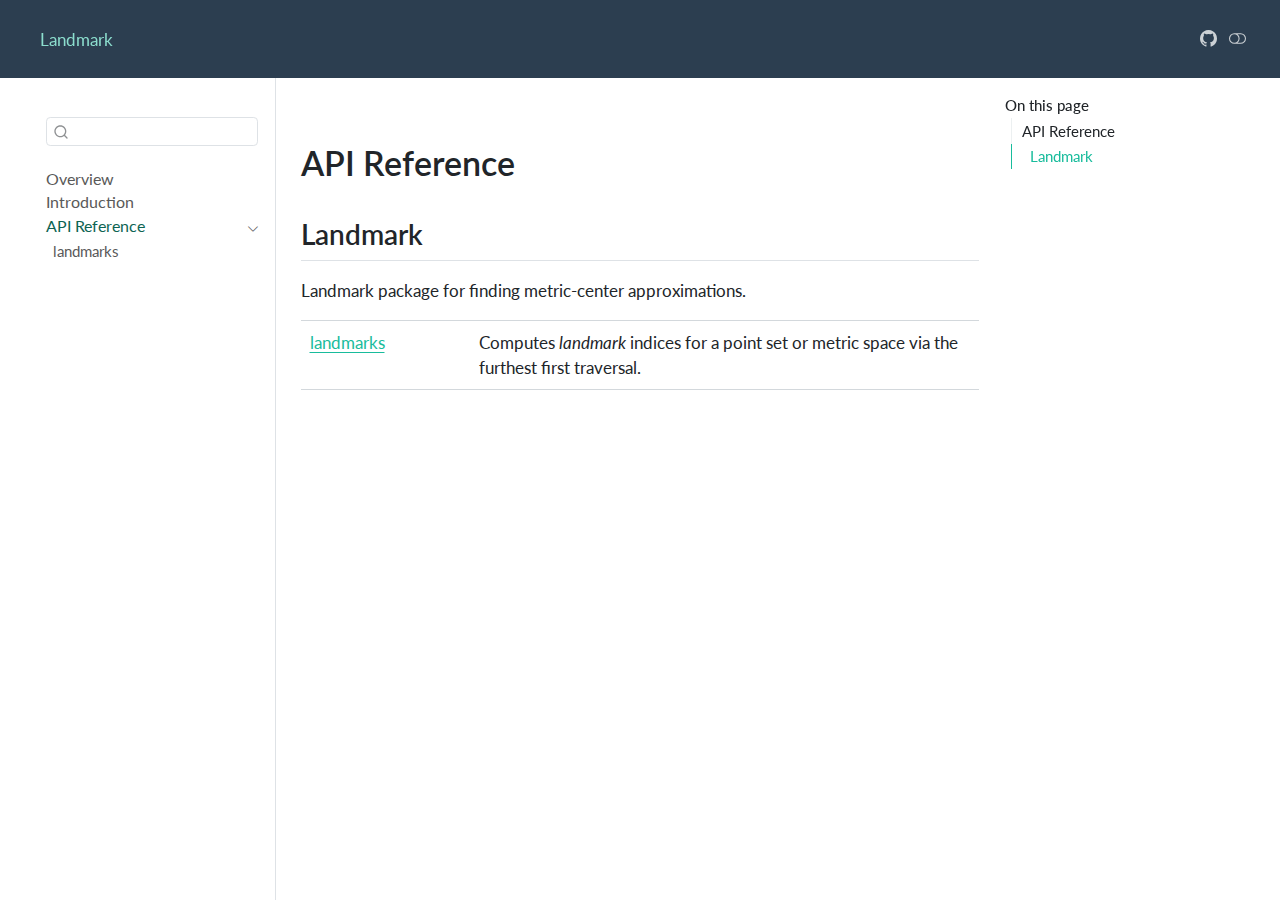
<file: docs/index.html>
<!DOCTYPE html>
<html xmlns="http://www.w3.org/1999/xhtml" lang="en" xml:lang="en"><head>

<meta charset="utf-8">
<meta name="generator" content="quarto-1.5.56">

<meta name="viewport" content="width=device-width, initial-scale=1.0, user-scalable=yes">


<title>index</title>
<style>
code{white-space: pre-wrap;}
span.smallcaps{font-variant: small-caps;}
div.columns{display: flex; gap: min(4vw, 1.5em);}
div.column{flex: auto; overflow-x: auto;}
div.hanging-indent{margin-left: 1.5em; text-indent: -1.5em;}
ul.task-list{list-style: none;}
ul.task-list li input[type="checkbox"] {
  width: 0.8em;
  margin: 0 0.8em 0.2em -1em; /* quarto-specific, see https://github.com/quarto-dev/quarto-cli/issues/4556 */ 
  vertical-align: middle;
}
</style>


<script src="site_libs/quarto-nav/quarto-nav.js"></script>
<script src="site_libs/clipboard/clipboard.min.js"></script>
<script src="site_libs/quarto-search/autocomplete.umd.js"></script>
<script src="site_libs/quarto-search/fuse.min.js"></script>
<script src="site_libs/quarto-search/quarto-search.js"></script>
<meta name="quarto:offset" content="./">
<script src="site_libs/quarto-html/quarto.js"></script>
<script src="site_libs/quarto-html/popper.min.js"></script>
<script src="site_libs/quarto-html/tippy.umd.min.js"></script>
<script src="site_libs/quarto-html/anchor.min.js"></script>
<link href="site_libs/quarto-html/tippy.css" rel="stylesheet">
<link href="site_libs/quarto-html/quarto-syntax-highlighting.css" rel="stylesheet" class="quarto-color-scheme" id="quarto-text-highlighting-styles">
<link href="site_libs/quarto-html/quarto-syntax-highlighting-dark.css" rel="prefetch" class="quarto-color-scheme quarto-color-alternate" id="quarto-text-highlighting-styles">
<script src="site_libs/bootstrap/bootstrap.min.js"></script>
<link href="site_libs/bootstrap/bootstrap-icons.css" rel="stylesheet">
<link href="site_libs/bootstrap/bootstrap.min.css" rel="stylesheet" class="quarto-color-scheme" id="quarto-bootstrap" data-mode="light">
<link href="site_libs/bootstrap/bootstrap-dark.min.css" rel="prefetch" class="quarto-color-scheme quarto-color-alternate" id="quarto-bootstrap" data-mode="dark">
<script id="quarto-search-options" type="application/json">{
  "location": "sidebar",
  "copy-button": false,
  "collapse-after": 3,
  "panel-placement": "start",
  "type": "textbox",
  "limit": 50,
  "keyboard-shortcut": [
    "f",
    "/",
    "s"
  ],
  "language": {
    "search-no-results-text": "No results",
    "search-matching-documents-text": "matching documents",
    "search-copy-link-title": "Copy link to search",
    "search-hide-matches-text": "Hide additional matches",
    "search-more-match-text": "more match in this document",
    "search-more-matches-text": "more matches in this document",
    "search-clear-button-title": "Clear",
    "search-text-placeholder": "",
    "search-detached-cancel-button-title": "Cancel",
    "search-submit-button-title": "Submit",
    "search-label": "Search"
  }
}</script>


<link rel="stylesheet" href="styles.css">
</head>

<body class="nav-sidebar floating nav-fixed">

<div id="quarto-search-results"></div>
  <header id="quarto-header" class="headroom fixed-top">
    <nav class="navbar navbar-expand-lg " data-bs-theme="dark">
      <div class="navbar-container container-fluid">
          <button class="navbar-toggler" type="button" data-bs-toggle="collapse" data-bs-target="#navbarCollapse" aria-controls="navbarCollapse" role="menu" aria-expanded="false" aria-label="Toggle navigation" onclick="if (window.quartoToggleHeadroom) { window.quartoToggleHeadroom(); }">
  <span class="navbar-toggler-icon"></span>
</button>
          <div class="collapse navbar-collapse" id="navbarCollapse">
            <ul class="navbar-nav navbar-nav-scroll me-auto">
  <li class="nav-item">
    <a class="nav-link active" href="./greedy_perm.html" aria-current="page"> 
<span class="menu-text">Landmark</span></a>
  </li>  
</ul>
          </div> <!-- /navcollapse -->
            <div class="quarto-navbar-tools">
    <a href="https://github.com/peekxc/landmark-py" title="" class="quarto-navigation-tool px-1" aria-label=""><i class="bi bi-github"></i></a>
  <a href="" class="quarto-color-scheme-toggle quarto-navigation-tool  px-1" onclick="window.quartoToggleColorScheme(); return false;" title="Toggle dark mode"><i class="bi"></i></a>
</div>
      </div> <!-- /container-fluid -->
    </nav>
  <nav class="quarto-secondary-nav">
    <div class="container-fluid d-flex">
      <button type="button" class="quarto-btn-toggle btn" data-bs-toggle="collapse" role="button" data-bs-target=".quarto-sidebar-collapse-item" aria-controls="quarto-sidebar" aria-expanded="false" aria-label="Toggle sidebar navigation" onclick="if (window.quartoToggleHeadroom) { window.quartoToggleHeadroom(); }">
        <i class="bi bi-layout-text-sidebar-reverse"></i>
      </button>
        <nav class="quarto-page-breadcrumbs" aria-label="breadcrumb"><ol class="breadcrumb"><li class="breadcrumb-item"><a href="./index.html">API Reference</a></li></ol></nav>
        <a class="flex-grow-1" role="navigation" data-bs-toggle="collapse" data-bs-target=".quarto-sidebar-collapse-item" aria-controls="quarto-sidebar" aria-expanded="false" aria-label="Toggle sidebar navigation" onclick="if (window.quartoToggleHeadroom) { window.quartoToggleHeadroom(); }">      
        </a>
      <button type="button" class="btn quarto-search-button" aria-label="Search" onclick="window.quartoOpenSearch();">
        <i class="bi bi-search"></i>
      </button>
    </div>
  </nav>
</header>
<!-- content -->
<div id="quarto-content" class="quarto-container page-columns page-rows-contents page-layout-article page-navbar">
<!-- sidebar -->
  <nav id="quarto-sidebar" class="sidebar collapse collapse-horizontal quarto-sidebar-collapse-item sidebar-navigation floating overflow-auto">
        <div class="mt-2 flex-shrink-0 align-items-center">
        <div class="sidebar-search">
        <div id="quarto-search" class="" title="Search"></div>
        </div>
        </div>
    <div class="sidebar-menu-container"> 
    <ul class="list-unstyled mt-1">
        <li class="sidebar-item">
  <div class="sidebar-item-container"> 
  <a href="./greedy_perm.html" class="sidebar-item-text sidebar-link">
 <span class="menu-text">Overview</span></a>
  </div>
</li>
        <li class="sidebar-item">
  <div class="sidebar-item-container"> 
  <a href="./shapes.html" class="sidebar-item-text sidebar-link">
 <span class="menu-text">Introduction</span></a>
  </div>
</li>
        <li class="sidebar-item sidebar-item-section">
      <div class="sidebar-item-container"> 
            <a href="./index.html" class="sidebar-item-text sidebar-link active">
 <span class="menu-text">API Reference</span></a>
          <a class="sidebar-item-toggle text-start" data-bs-toggle="collapse" data-bs-target="#quarto-sidebar-section-1" role="navigation" aria-expanded="true" aria-label="Toggle section">
            <i class="bi bi-chevron-right ms-2"></i>
          </a> 
      </div>
      <ul id="quarto-sidebar-section-1" class="collapse list-unstyled sidebar-section depth1 show">  
          <li class="sidebar-item">
  <div class="sidebar-item-container"> 
  <a href="./landmarks.html" class="sidebar-item-text sidebar-link">
 <span class="menu-text">landmarks</span></a>
  </div>
</li>
      </ul>
  </li>
    </ul>
    </div>
</nav>
<div id="quarto-sidebar-glass" class="quarto-sidebar-collapse-item" data-bs-toggle="collapse" data-bs-target=".quarto-sidebar-collapse-item"></div>
<!-- margin-sidebar -->
    <div id="quarto-margin-sidebar" class="sidebar margin-sidebar">
        <nav id="TOC" role="doc-toc" class="toc-active">
    <h2 id="toc-title">On this page</h2>
   
  <ul>
  <li><a href="#api-reference" id="toc-api-reference" class="nav-link active" data-scroll-target="#api-reference">API Reference</a>
  <ul class="collapse">
  <li><a href="#landmark" id="toc-landmark" class="nav-link" data-scroll-target="#landmark">Landmark</a></li>
  </ul></li>
  </ul>
</nav>
    </div>
<!-- main -->
<main class="content" id="quarto-document-content">




<section id="api-reference" class="level1 doc doc-index">
<h1 class="doc doc-index">API Reference</h1>
<section id="landmark" class="level2">
<h2 class="anchored" data-anchor-id="landmark">Landmark</h2>
<p>Landmark package for finding metric-center approximations.</p>
<table class="caption-top table">
<tbody>
<tr class="odd">
<td><a href="./landmarks.html#landmark.landmarks">landmarks</a></td>
<td>Computes <em>landmark</em> indices for a point set or metric space via the furthest first traversal.</td>
</tr>
</tbody>
</table>


</section>
</section>

</main> <!-- /main -->
<script id="quarto-html-after-body" type="application/javascript">
window.document.addEventListener("DOMContentLoaded", function (event) {
  const toggleBodyColorMode = (bsSheetEl) => {
    const mode = bsSheetEl.getAttribute("data-mode");
    const bodyEl = window.document.querySelector("body");
    if (mode === "dark") {
      bodyEl.classList.add("quarto-dark");
      bodyEl.classList.remove("quarto-light");
    } else {
      bodyEl.classList.add("quarto-light");
      bodyEl.classList.remove("quarto-dark");
    }
  }
  const toggleBodyColorPrimary = () => {
    const bsSheetEl = window.document.querySelector("link#quarto-bootstrap");
    if (bsSheetEl) {
      toggleBodyColorMode(bsSheetEl);
    }
  }
  toggleBodyColorPrimary();  
  const disableStylesheet = (stylesheets) => {
    for (let i=0; i < stylesheets.length; i++) {
      const stylesheet = stylesheets[i];
      stylesheet.rel = 'prefetch';
    }
  }
  const enableStylesheet = (stylesheets) => {
    for (let i=0; i < stylesheets.length; i++) {
      const stylesheet = stylesheets[i];
      stylesheet.rel = 'stylesheet';
    }
  }
  const manageTransitions = (selector, allowTransitions) => {
    const els = window.document.querySelectorAll(selector);
    for (let i=0; i < els.length; i++) {
      const el = els[i];
      if (allowTransitions) {
        el.classList.remove('notransition');
      } else {
        el.classList.add('notransition');
      }
    }
  }
  const toggleGiscusIfUsed = (isAlternate, darkModeDefault) => {
    const baseTheme = document.querySelector('#giscus-base-theme')?.value ?? 'light';
    const alternateTheme = document.querySelector('#giscus-alt-theme')?.value ?? 'dark';
    let newTheme = '';
    if(darkModeDefault) {
      newTheme = isAlternate ? baseTheme : alternateTheme;
    } else {
      newTheme = isAlternate ? alternateTheme : baseTheme;
    }
    const changeGiscusTheme = () => {
      // From: https://github.com/giscus/giscus/issues/336
      const sendMessage = (message) => {
        const iframe = document.querySelector('iframe.giscus-frame');
        if (!iframe) return;
        iframe.contentWindow.postMessage({ giscus: message }, 'https://giscus.app');
      }
      sendMessage({
        setConfig: {
          theme: newTheme
        }
      });
    }
    const isGiscussLoaded = window.document.querySelector('iframe.giscus-frame') !== null;
    if (isGiscussLoaded) {
      changeGiscusTheme();
    }
  }
  const toggleColorMode = (alternate) => {
    // Switch the stylesheets
    const alternateStylesheets = window.document.querySelectorAll('link.quarto-color-scheme.quarto-color-alternate');
    manageTransitions('#quarto-margin-sidebar .nav-link', false);
    if (alternate) {
      enableStylesheet(alternateStylesheets);
      for (const sheetNode of alternateStylesheets) {
        if (sheetNode.id === "quarto-bootstrap") {
          toggleBodyColorMode(sheetNode);
        }
      }
    } else {
      disableStylesheet(alternateStylesheets);
      toggleBodyColorPrimary();
    }
    manageTransitions('#quarto-margin-sidebar .nav-link', true);
    // Switch the toggles
    const toggles = window.document.querySelectorAll('.quarto-color-scheme-toggle');
    for (let i=0; i < toggles.length; i++) {
      const toggle = toggles[i];
      if (toggle) {
        if (alternate) {
          toggle.classList.add("alternate");     
        } else {
          toggle.classList.remove("alternate");
        }
      }
    }
    // Hack to workaround the fact that safari doesn't
    // properly recolor the scrollbar when toggling (#1455)
    if (navigator.userAgent.indexOf('Safari') > 0 && navigator.userAgent.indexOf('Chrome') == -1) {
      manageTransitions("body", false);
      window.scrollTo(0, 1);
      setTimeout(() => {
        window.scrollTo(0, 0);
        manageTransitions("body", true);
      }, 40);  
    }
  }
  const isFileUrl = () => { 
    return window.location.protocol === 'file:';
  }
  const hasAlternateSentinel = () => {  
    let styleSentinel = getColorSchemeSentinel();
    if (styleSentinel !== null) {
      return styleSentinel === "alternate";
    } else {
      return false;
    }
  }
  const setStyleSentinel = (alternate) => {
    const value = alternate ? "alternate" : "default";
    if (!isFileUrl()) {
      window.localStorage.setItem("quarto-color-scheme", value);
    } else {
      localAlternateSentinel = value;
    }
  }
  const getColorSchemeSentinel = () => {
    if (!isFileUrl()) {
      const storageValue = window.localStorage.getItem("quarto-color-scheme");
      return storageValue != null ? storageValue : localAlternateSentinel;
    } else {
      return localAlternateSentinel;
    }
  }
  const darkModeDefault = false;
  let localAlternateSentinel = darkModeDefault ? 'alternate' : 'default';
  // Dark / light mode switch
  window.quartoToggleColorScheme = () => {
    // Read the current dark / light value 
    let toAlternate = !hasAlternateSentinel();
    toggleColorMode(toAlternate);
    setStyleSentinel(toAlternate);
    toggleGiscusIfUsed(toAlternate, darkModeDefault);
  };
  // Ensure there is a toggle, if there isn't float one in the top right
  if (window.document.querySelector('.quarto-color-scheme-toggle') === null) {
    const a = window.document.createElement('a');
    a.classList.add('top-right');
    a.classList.add('quarto-color-scheme-toggle');
    a.href = "";
    a.onclick = function() { try { window.quartoToggleColorScheme(); } catch {} return false; };
    const i = window.document.createElement("i");
    i.classList.add('bi');
    a.appendChild(i);
    window.document.body.appendChild(a);
  }
  // Switch to dark mode if need be
  if (hasAlternateSentinel()) {
    toggleColorMode(true);
  } else {
    toggleColorMode(false);
  }
  const icon = "";
  const anchorJS = new window.AnchorJS();
  anchorJS.options = {
    placement: 'right',
    icon: icon
  };
  anchorJS.add('.anchored');
  const isCodeAnnotation = (el) => {
    for (const clz of el.classList) {
      if (clz.startsWith('code-annotation-')) {                     
        return true;
      }
    }
    return false;
  }
  const onCopySuccess = function(e) {
    // button target
    const button = e.trigger;
    // don't keep focus
    button.blur();
    // flash "checked"
    button.classList.add('code-copy-button-checked');
    var currentTitle = button.getAttribute("title");
    button.setAttribute("title", "Copied!");
    let tooltip;
    if (window.bootstrap) {
      button.setAttribute("data-bs-toggle", "tooltip");
      button.setAttribute("data-bs-placement", "left");
      button.setAttribute("data-bs-title", "Copied!");
      tooltip = new bootstrap.Tooltip(button, 
        { trigger: "manual", 
          customClass: "code-copy-button-tooltip",
          offset: [0, -8]});
      tooltip.show();    
    }
    setTimeout(function() {
      if (tooltip) {
        tooltip.hide();
        button.removeAttribute("data-bs-title");
        button.removeAttribute("data-bs-toggle");
        button.removeAttribute("data-bs-placement");
      }
      button.setAttribute("title", currentTitle);
      button.classList.remove('code-copy-button-checked');
    }, 1000);
    // clear code selection
    e.clearSelection();
  }
  const getTextToCopy = function(trigger) {
      const codeEl = trigger.previousElementSibling.cloneNode(true);
      for (const childEl of codeEl.children) {
        if (isCodeAnnotation(childEl)) {
          childEl.remove();
        }
      }
      return codeEl.innerText;
  }
  const clipboard = new window.ClipboardJS('.code-copy-button:not([data-in-quarto-modal])', {
    text: getTextToCopy
  });
  clipboard.on('success', onCopySuccess);
  if (window.document.getElementById('quarto-embedded-source-code-modal')) {
    // For code content inside modals, clipBoardJS needs to be initialized with a container option
    // TODO: Check when it could be a function (https://github.com/zenorocha/clipboard.js/issues/860)
    const clipboardModal = new window.ClipboardJS('.code-copy-button[data-in-quarto-modal]', {
      text: getTextToCopy,
      container: window.document.getElementById('quarto-embedded-source-code-modal')
    });
    clipboardModal.on('success', onCopySuccess);
  }
    var localhostRegex = new RegExp(/^(?:http|https):\/\/localhost\:?[0-9]*\//);
    var mailtoRegex = new RegExp(/^mailto:/);
      var filterRegex = new RegExp('/' + window.location.host + '/');
    var isInternal = (href) => {
        return filterRegex.test(href) || localhostRegex.test(href) || mailtoRegex.test(href);
    }
    // Inspect non-navigation links and adorn them if external
 	var links = window.document.querySelectorAll('a[href]:not(.nav-link):not(.navbar-brand):not(.toc-action):not(.sidebar-link):not(.sidebar-item-toggle):not(.pagination-link):not(.no-external):not([aria-hidden]):not(.dropdown-item):not(.quarto-navigation-tool):not(.about-link)');
    for (var i=0; i<links.length; i++) {
      const link = links[i];
      if (!isInternal(link.href)) {
        // undo the damage that might have been done by quarto-nav.js in the case of
        // links that we want to consider external
        if (link.dataset.originalHref !== undefined) {
          link.href = link.dataset.originalHref;
        }
      }
    }
  function tippyHover(el, contentFn, onTriggerFn, onUntriggerFn) {
    const config = {
      allowHTML: true,
      maxWidth: 500,
      delay: 100,
      arrow: false,
      appendTo: function(el) {
          return el.parentElement;
      },
      interactive: true,
      interactiveBorder: 10,
      theme: 'quarto',
      placement: 'bottom-start',
    };
    if (contentFn) {
      config.content = contentFn;
    }
    if (onTriggerFn) {
      config.onTrigger = onTriggerFn;
    }
    if (onUntriggerFn) {
      config.onUntrigger = onUntriggerFn;
    }
    window.tippy(el, config); 
  }
  const noterefs = window.document.querySelectorAll('a[role="doc-noteref"]');
  for (var i=0; i<noterefs.length; i++) {
    const ref = noterefs[i];
    tippyHover(ref, function() {
      // use id or data attribute instead here
      let href = ref.getAttribute('data-footnote-href') || ref.getAttribute('href');
      try { href = new URL(href).hash; } catch {}
      const id = href.replace(/^#\/?/, "");
      const note = window.document.getElementById(id);
      if (note) {
        return note.innerHTML;
      } else {
        return "";
      }
    });
  }
  const xrefs = window.document.querySelectorAll('a.quarto-xref');
  const processXRef = (id, note) => {
    // Strip column container classes
    const stripColumnClz = (el) => {
      el.classList.remove("page-full", "page-columns");
      if (el.children) {
        for (const child of el.children) {
          stripColumnClz(child);
        }
      }
    }
    stripColumnClz(note)
    if (id === null || id.startsWith('sec-')) {
      // Special case sections, only their first couple elements
      const container = document.createElement("div");
      if (note.children && note.children.length > 2) {
        container.appendChild(note.children[0].cloneNode(true));
        for (let i = 1; i < note.children.length; i++) {
          const child = note.children[i];
          if (child.tagName === "P" && child.innerText === "") {
            continue;
          } else {
            container.appendChild(child.cloneNode(true));
            break;
          }
        }
        if (window.Quarto?.typesetMath) {
          window.Quarto.typesetMath(container);
        }
        return container.innerHTML
      } else {
        if (window.Quarto?.typesetMath) {
          window.Quarto.typesetMath(note);
        }
        return note.innerHTML;
      }
    } else {
      // Remove any anchor links if they are present
      const anchorLink = note.querySelector('a.anchorjs-link');
      if (anchorLink) {
        anchorLink.remove();
      }
      if (window.Quarto?.typesetMath) {
        window.Quarto.typesetMath(note);
      }
      // TODO in 1.5, we should make sure this works without a callout special case
      if (note.classList.contains("callout")) {
        return note.outerHTML;
      } else {
        return note.innerHTML;
      }
    }
  }
  for (var i=0; i<xrefs.length; i++) {
    const xref = xrefs[i];
    tippyHover(xref, undefined, function(instance) {
      instance.disable();
      let url = xref.getAttribute('href');
      let hash = undefined; 
      if (url.startsWith('#')) {
        hash = url;
      } else {
        try { hash = new URL(url).hash; } catch {}
      }
      if (hash) {
        const id = hash.replace(/^#\/?/, "");
        const note = window.document.getElementById(id);
        if (note !== null) {
          try {
            const html = processXRef(id, note.cloneNode(true));
            instance.setContent(html);
          } finally {
            instance.enable();
            instance.show();
          }
        } else {
          // See if we can fetch this
          fetch(url.split('#')[0])
          .then(res => res.text())
          .then(html => {
            const parser = new DOMParser();
            const htmlDoc = parser.parseFromString(html, "text/html");
            const note = htmlDoc.getElementById(id);
            if (note !== null) {
              const html = processXRef(id, note);
              instance.setContent(html);
            } 
          }).finally(() => {
            instance.enable();
            instance.show();
          });
        }
      } else {
        // See if we can fetch a full url (with no hash to target)
        // This is a special case and we should probably do some content thinning / targeting
        fetch(url)
        .then(res => res.text())
        .then(html => {
          const parser = new DOMParser();
          const htmlDoc = parser.parseFromString(html, "text/html");
          const note = htmlDoc.querySelector('main.content');
          if (note !== null) {
            // This should only happen for chapter cross references
            // (since there is no id in the URL)
            // remove the first header
            if (note.children.length > 0 && note.children[0].tagName === "HEADER") {
              note.children[0].remove();
            }
            const html = processXRef(null, note);
            instance.setContent(html);
          } 
        }).finally(() => {
          instance.enable();
          instance.show();
        });
      }
    }, function(instance) {
    });
  }
      let selectedAnnoteEl;
      const selectorForAnnotation = ( cell, annotation) => {
        let cellAttr = 'data-code-cell="' + cell + '"';
        let lineAttr = 'data-code-annotation="' +  annotation + '"';
        const selector = 'span[' + cellAttr + '][' + lineAttr + ']';
        return selector;
      }
      const selectCodeLines = (annoteEl) => {
        const doc = window.document;
        const targetCell = annoteEl.getAttribute("data-target-cell");
        const targetAnnotation = annoteEl.getAttribute("data-target-annotation");
        const annoteSpan = window.document.querySelector(selectorForAnnotation(targetCell, targetAnnotation));
        const lines = annoteSpan.getAttribute("data-code-lines").split(",");
        const lineIds = lines.map((line) => {
          return targetCell + "-" + line;
        })
        let top = null;
        let height = null;
        let parent = null;
        if (lineIds.length > 0) {
            //compute the position of the single el (top and bottom and make a div)
            const el = window.document.getElementById(lineIds[0]);
            top = el.offsetTop;
            height = el.offsetHeight;
            parent = el.parentElement.parentElement;
          if (lineIds.length > 1) {
            const lastEl = window.document.getElementById(lineIds[lineIds.length - 1]);
            const bottom = lastEl.offsetTop + lastEl.offsetHeight;
            height = bottom - top;
          }
          if (top !== null && height !== null && parent !== null) {
            // cook up a div (if necessary) and position it 
            let div = window.document.getElementById("code-annotation-line-highlight");
            if (div === null) {
              div = window.document.createElement("div");
              div.setAttribute("id", "code-annotation-line-highlight");
              div.style.position = 'absolute';
              parent.appendChild(div);
            }
            div.style.top = top - 2 + "px";
            div.style.height = height + 4 + "px";
            div.style.left = 0;
            let gutterDiv = window.document.getElementById("code-annotation-line-highlight-gutter");
            if (gutterDiv === null) {
              gutterDiv = window.document.createElement("div");
              gutterDiv.setAttribute("id", "code-annotation-line-highlight-gutter");
              gutterDiv.style.position = 'absolute';
              const codeCell = window.document.getElementById(targetCell);
              const gutter = codeCell.querySelector('.code-annotation-gutter');
              gutter.appendChild(gutterDiv);
            }
            gutterDiv.style.top = top - 2 + "px";
            gutterDiv.style.height = height + 4 + "px";
          }
          selectedAnnoteEl = annoteEl;
        }
      };
      const unselectCodeLines = () => {
        const elementsIds = ["code-annotation-line-highlight", "code-annotation-line-highlight-gutter"];
        elementsIds.forEach((elId) => {
          const div = window.document.getElementById(elId);
          if (div) {
            div.remove();
          }
        });
        selectedAnnoteEl = undefined;
      };
        // Handle positioning of the toggle
    window.addEventListener(
      "resize",
      throttle(() => {
        elRect = undefined;
        if (selectedAnnoteEl) {
          selectCodeLines(selectedAnnoteEl);
        }
      }, 10)
    );
    function throttle(fn, ms) {
    let throttle = false;
    let timer;
      return (...args) => {
        if(!throttle) { // first call gets through
            fn.apply(this, args);
            throttle = true;
        } else { // all the others get throttled
            if(timer) clearTimeout(timer); // cancel #2
            timer = setTimeout(() => {
              fn.apply(this, args);
              timer = throttle = false;
            }, ms);
        }
      };
    }
      // Attach click handler to the DT
      const annoteDls = window.document.querySelectorAll('dt[data-target-cell]');
      for (const annoteDlNode of annoteDls) {
        annoteDlNode.addEventListener('click', (event) => {
          const clickedEl = event.target;
          if (clickedEl !== selectedAnnoteEl) {
            unselectCodeLines();
            const activeEl = window.document.querySelector('dt[data-target-cell].code-annotation-active');
            if (activeEl) {
              activeEl.classList.remove('code-annotation-active');
            }
            selectCodeLines(clickedEl);
            clickedEl.classList.add('code-annotation-active');
          } else {
            // Unselect the line
            unselectCodeLines();
            clickedEl.classList.remove('code-annotation-active');
          }
        });
      }
  const findCites = (el) => {
    const parentEl = el.parentElement;
    if (parentEl) {
      const cites = parentEl.dataset.cites;
      if (cites) {
        return {
          el,
          cites: cites.split(' ')
        };
      } else {
        return findCites(el.parentElement)
      }
    } else {
      return undefined;
    }
  };
  var bibliorefs = window.document.querySelectorAll('a[role="doc-biblioref"]');
  for (var i=0; i<bibliorefs.length; i++) {
    const ref = bibliorefs[i];
    const citeInfo = findCites(ref);
    if (citeInfo) {
      tippyHover(citeInfo.el, function() {
        var popup = window.document.createElement('div');
        citeInfo.cites.forEach(function(cite) {
          var citeDiv = window.document.createElement('div');
          citeDiv.classList.add('hanging-indent');
          citeDiv.classList.add('csl-entry');
          var biblioDiv = window.document.getElementById('ref-' + cite);
          if (biblioDiv) {
            citeDiv.innerHTML = biblioDiv.innerHTML;
          }
          popup.appendChild(citeDiv);
        });
        return popup.innerHTML;
      });
    }
  }
});
</script>
</div> <!-- /content -->




</body></html>
</file>
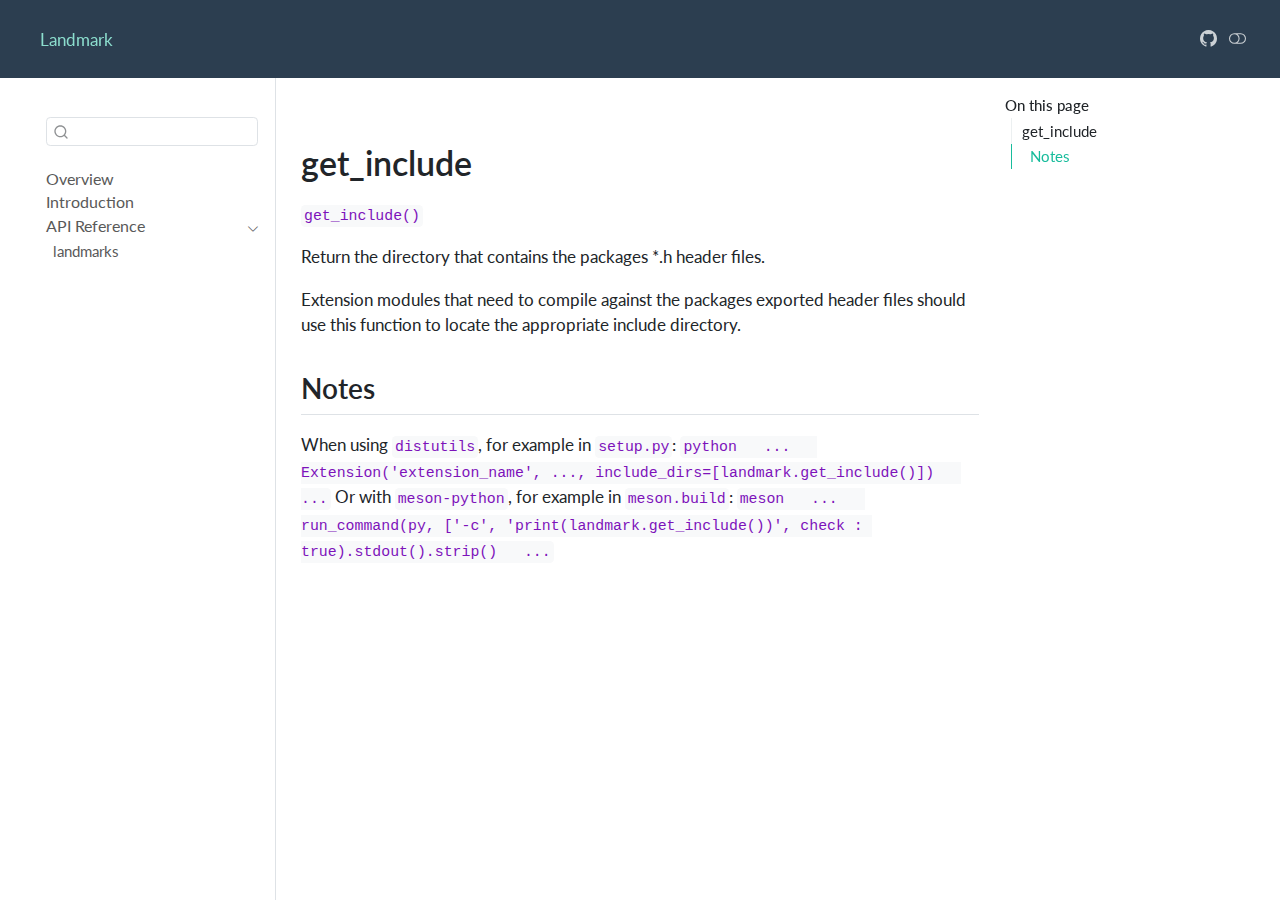
<file: docs/get_include.html>
<!DOCTYPE html>
<html xmlns="http://www.w3.org/1999/xhtml" lang="en" xml:lang="en"><head>

<meta charset="utf-8">
<meta name="generator" content="quarto-1.5.55">

<meta name="viewport" content="width=device-width, initial-scale=1.0, user-scalable=yes">


<title>get_include</title>
<style>
code{white-space: pre-wrap;}
span.smallcaps{font-variant: small-caps;}
div.columns{display: flex; gap: min(4vw, 1.5em);}
div.column{flex: auto; overflow-x: auto;}
div.hanging-indent{margin-left: 1.5em; text-indent: -1.5em;}
ul.task-list{list-style: none;}
ul.task-list li input[type="checkbox"] {
  width: 0.8em;
  margin: 0 0.8em 0.2em -1em; /* quarto-specific, see https://github.com/quarto-dev/quarto-cli/issues/4556 */ 
  vertical-align: middle;
}
</style>


<script src="site_libs/quarto-nav/quarto-nav.js"></script>
<script src="site_libs/clipboard/clipboard.min.js"></script>
<script src="site_libs/quarto-search/autocomplete.umd.js"></script>
<script src="site_libs/quarto-search/fuse.min.js"></script>
<script src="site_libs/quarto-search/quarto-search.js"></script>
<meta name="quarto:offset" content="./">
<script src="site_libs/quarto-html/quarto.js"></script>
<script src="site_libs/quarto-html/popper.min.js"></script>
<script src="site_libs/quarto-html/tippy.umd.min.js"></script>
<script src="site_libs/quarto-html/anchor.min.js"></script>
<link href="site_libs/quarto-html/tippy.css" rel="stylesheet">
<link href="site_libs/quarto-html/quarto-syntax-highlighting.css" rel="stylesheet" class="quarto-color-scheme" id="quarto-text-highlighting-styles">
<link href="site_libs/quarto-html/quarto-syntax-highlighting-dark.css" rel="prefetch" class="quarto-color-scheme quarto-color-alternate" id="quarto-text-highlighting-styles">
<script src="site_libs/bootstrap/bootstrap.min.js"></script>
<link href="site_libs/bootstrap/bootstrap-icons.css" rel="stylesheet">
<link href="site_libs/bootstrap/bootstrap.min.css" rel="stylesheet" class="quarto-color-scheme" id="quarto-bootstrap" data-mode="light">
<link href="site_libs/bootstrap/bootstrap-dark.min.css" rel="prefetch" class="quarto-color-scheme quarto-color-alternate" id="quarto-bootstrap" data-mode="dark">
<script id="quarto-search-options" type="application/json">{
  "location": "sidebar",
  "copy-button": false,
  "collapse-after": 3,
  "panel-placement": "start",
  "type": "textbox",
  "limit": 50,
  "keyboard-shortcut": [
    "f",
    "/",
    "s"
  ],
  "language": {
    "search-no-results-text": "No results",
    "search-matching-documents-text": "matching documents",
    "search-copy-link-title": "Copy link to search",
    "search-hide-matches-text": "Hide additional matches",
    "search-more-match-text": "more match in this document",
    "search-more-matches-text": "more matches in this document",
    "search-clear-button-title": "Clear",
    "search-text-placeholder": "",
    "search-detached-cancel-button-title": "Cancel",
    "search-submit-button-title": "Submit",
    "search-label": "Search"
  }
}</script>


<link rel="stylesheet" href="styles.css">
</head>

<body class="nav-sidebar floating nav-fixed">

<div id="quarto-search-results"></div>
  <header id="quarto-header" class="headroom fixed-top">
    <nav class="navbar navbar-expand-lg " data-bs-theme="dark">
      <div class="navbar-container container-fluid">
          <button class="navbar-toggler" type="button" data-bs-toggle="collapse" data-bs-target="#navbarCollapse" aria-controls="navbarCollapse" role="menu" aria-expanded="false" aria-label="Toggle navigation" onclick="if (window.quartoToggleHeadroom) { window.quartoToggleHeadroom(); }">
  <span class="navbar-toggler-icon"></span>
</button>
          <div class="collapse navbar-collapse" id="navbarCollapse">
            <ul class="navbar-nav navbar-nav-scroll me-auto">
  <li class="nav-item">
    <a class="nav-link active" href="./greedy_perm.html" aria-current="page"> 
<span class="menu-text">Landmark</span></a>
  </li>  
</ul>
          </div> <!-- /navcollapse -->
            <div class="quarto-navbar-tools">
    <a href="https://github.com/peekxc/landmark-py" title="" class="quarto-navigation-tool px-1" aria-label=""><i class="bi bi-github"></i></a>
  <a href="" class="quarto-color-scheme-toggle quarto-navigation-tool  px-1" onclick="window.quartoToggleColorScheme(); return false;" title="Toggle dark mode"><i class="bi"></i></a>
</div>
      </div> <!-- /container-fluid -->
    </nav>
  <nav class="quarto-secondary-nav">
    <div class="container-fluid d-flex">
      <button type="button" class="quarto-btn-toggle btn" data-bs-toggle="collapse" role="button" data-bs-target=".quarto-sidebar-collapse-item" aria-controls="quarto-sidebar" aria-expanded="false" aria-label="Toggle sidebar navigation" onclick="if (window.quartoToggleHeadroom) { window.quartoToggleHeadroom(); }">
        <i class="bi bi-layout-text-sidebar-reverse"></i>
      </button>
        <nav class="quarto-page-breadcrumbs" aria-label="breadcrumb"><ol class="breadcrumb"></ol></nav>
        <a class="flex-grow-1" role="navigation" data-bs-toggle="collapse" data-bs-target=".quarto-sidebar-collapse-item" aria-controls="quarto-sidebar" aria-expanded="false" aria-label="Toggle sidebar navigation" onclick="if (window.quartoToggleHeadroom) { window.quartoToggleHeadroom(); }">      
        </a>
      <button type="button" class="btn quarto-search-button" aria-label="Search" onclick="window.quartoOpenSearch();">
        <i class="bi bi-search"></i>
      </button>
    </div>
  </nav>
</header>
<!-- content -->
<div id="quarto-content" class="quarto-container page-columns page-rows-contents page-layout-article page-navbar">
<!-- sidebar -->
  <nav id="quarto-sidebar" class="sidebar collapse collapse-horizontal quarto-sidebar-collapse-item sidebar-navigation floating overflow-auto">
        <div class="mt-2 flex-shrink-0 align-items-center">
        <div class="sidebar-search">
        <div id="quarto-search" class="" title="Search"></div>
        </div>
        </div>
    <div class="sidebar-menu-container"> 
    <ul class="list-unstyled mt-1">
        <li class="sidebar-item">
  <div class="sidebar-item-container"> 
  <a href="./greedy_perm.html" class="sidebar-item-text sidebar-link">
 <span class="menu-text">Overview</span></a>
  </div>
</li>
        <li class="sidebar-item">
  <div class="sidebar-item-container"> 
  <a href="./shapes.html" class="sidebar-item-text sidebar-link">
 <span class="menu-text">Introduction</span></a>
  </div>
</li>
        <li class="sidebar-item sidebar-item-section">
      <div class="sidebar-item-container"> 
            <a href="./index.html" class="sidebar-item-text sidebar-link">
 <span class="menu-text">API Reference</span></a>
          <a class="sidebar-item-toggle text-start" data-bs-toggle="collapse" data-bs-target="#quarto-sidebar-section-1" role="navigation" aria-expanded="true" aria-label="Toggle section">
            <i class="bi bi-chevron-right ms-2"></i>
          </a> 
      </div>
      <ul id="quarto-sidebar-section-1" class="collapse list-unstyled sidebar-section depth1 show">  
          <li class="sidebar-item">
  <div class="sidebar-item-container"> 
  <a href="./landmarks.html" class="sidebar-item-text sidebar-link">
 <span class="menu-text">landmarks</span></a>
  </div>
</li>
      </ul>
  </li>
    </ul>
    </div>
</nav>
<div id="quarto-sidebar-glass" class="quarto-sidebar-collapse-item" data-bs-toggle="collapse" data-bs-target=".quarto-sidebar-collapse-item"></div>
<!-- margin-sidebar -->
    <div id="quarto-margin-sidebar" class="sidebar margin-sidebar">
        <nav id="TOC" role="doc-toc" class="toc-active">
    <h2 id="toc-title">On this page</h2>
   
  <ul>
  <li><a href="#landmark.get_include" id="toc-landmark.get_include" class="nav-link active" data-scroll-target="#landmark.get_include">get_include</a>
  <ul class="collapse">
  <li><a href="#notes" id="toc-notes" class="nav-link" data-scroll-target="#notes">Notes</a></li>
  </ul></li>
  </ul>
</nav>
    </div>
<!-- main -->
<main class="content" id="quarto-document-content">




<section id="landmark.get_include" class="level1">
<h1>get_include</h1>
<p><code>get_include()</code></p>
<p>Return the directory that contains the packages *.h header files.</p>
<p>Extension modules that need to compile against the packages exported header files should use this function to locate the appropriate include directory.</p>
<section id="notes" class="level2">
<h2 class="anchored" data-anchor-id="notes">Notes</h2>
<p>When using <code>distutils</code>, for example in <code>setup.py</code>: <code>python   ...   Extension('extension_name', ..., include_dirs=[landmark.get_include()])   ...</code> Or with <code>meson-python</code>, for example in <code>meson.build</code>: <code>meson   ...   run_command(py, ['-c', 'print(landmark.get_include())', check : true).stdout().strip()   ...</code></p>


</section>
</section>

</main> <!-- /main -->
<script id="quarto-html-after-body" type="application/javascript">
window.document.addEventListener("DOMContentLoaded", function (event) {
  const toggleBodyColorMode = (bsSheetEl) => {
    const mode = bsSheetEl.getAttribute("data-mode");
    const bodyEl = window.document.querySelector("body");
    if (mode === "dark") {
      bodyEl.classList.add("quarto-dark");
      bodyEl.classList.remove("quarto-light");
    } else {
      bodyEl.classList.add("quarto-light");
      bodyEl.classList.remove("quarto-dark");
    }
  }
  const toggleBodyColorPrimary = () => {
    const bsSheetEl = window.document.querySelector("link#quarto-bootstrap");
    if (bsSheetEl) {
      toggleBodyColorMode(bsSheetEl);
    }
  }
  toggleBodyColorPrimary();  
  const disableStylesheet = (stylesheets) => {
    for (let i=0; i < stylesheets.length; i++) {
      const stylesheet = stylesheets[i];
      stylesheet.rel = 'prefetch';
    }
  }
  const enableStylesheet = (stylesheets) => {
    for (let i=0; i < stylesheets.length; i++) {
      const stylesheet = stylesheets[i];
      stylesheet.rel = 'stylesheet';
    }
  }
  const manageTransitions = (selector, allowTransitions) => {
    const els = window.document.querySelectorAll(selector);
    for (let i=0; i < els.length; i++) {
      const el = els[i];
      if (allowTransitions) {
        el.classList.remove('notransition');
      } else {
        el.classList.add('notransition');
      }
    }
  }
  const toggleGiscusIfUsed = (isAlternate, darkModeDefault) => {
    const baseTheme = document.querySelector('#giscus-base-theme')?.value ?? 'light';
    const alternateTheme = document.querySelector('#giscus-alt-theme')?.value ?? 'dark';
    let newTheme = '';
    if(darkModeDefault) {
      newTheme = isAlternate ? baseTheme : alternateTheme;
    } else {
      newTheme = isAlternate ? alternateTheme : baseTheme;
    }
    const changeGiscusTheme = () => {
      // From: https://github.com/giscus/giscus/issues/336
      const sendMessage = (message) => {
        const iframe = document.querySelector('iframe.giscus-frame');
        if (!iframe) return;
        iframe.contentWindow.postMessage({ giscus: message }, 'https://giscus.app');
      }
      sendMessage({
        setConfig: {
          theme: newTheme
        }
      });
    }
    const isGiscussLoaded = window.document.querySelector('iframe.giscus-frame') !== null;
    if (isGiscussLoaded) {
      changeGiscusTheme();
    }
  }
  const toggleColorMode = (alternate) => {
    // Switch the stylesheets
    const alternateStylesheets = window.document.querySelectorAll('link.quarto-color-scheme.quarto-color-alternate');
    manageTransitions('#quarto-margin-sidebar .nav-link', false);
    if (alternate) {
      enableStylesheet(alternateStylesheets);
      for (const sheetNode of alternateStylesheets) {
        if (sheetNode.id === "quarto-bootstrap") {
          toggleBodyColorMode(sheetNode);
        }
      }
    } else {
      disableStylesheet(alternateStylesheets);
      toggleBodyColorPrimary();
    }
    manageTransitions('#quarto-margin-sidebar .nav-link', true);
    // Switch the toggles
    const toggles = window.document.querySelectorAll('.quarto-color-scheme-toggle');
    for (let i=0; i < toggles.length; i++) {
      const toggle = toggles[i];
      if (toggle) {
        if (alternate) {
          toggle.classList.add("alternate");     
        } else {
          toggle.classList.remove("alternate");
        }
      }
    }
    // Hack to workaround the fact that safari doesn't
    // properly recolor the scrollbar when toggling (#1455)
    if (navigator.userAgent.indexOf('Safari') > 0 && navigator.userAgent.indexOf('Chrome') == -1) {
      manageTransitions("body", false);
      window.scrollTo(0, 1);
      setTimeout(() => {
        window.scrollTo(0, 0);
        manageTransitions("body", true);
      }, 40);  
    }
  }
  const isFileUrl = () => { 
    return window.location.protocol === 'file:';
  }
  const hasAlternateSentinel = () => {  
    let styleSentinel = getColorSchemeSentinel();
    if (styleSentinel !== null) {
      return styleSentinel === "alternate";
    } else {
      return false;
    }
  }
  const setStyleSentinel = (alternate) => {
    const value = alternate ? "alternate" : "default";
    if (!isFileUrl()) {
      window.localStorage.setItem("quarto-color-scheme", value);
    } else {
      localAlternateSentinel = value;
    }
  }
  const getColorSchemeSentinel = () => {
    if (!isFileUrl()) {
      const storageValue = window.localStorage.getItem("quarto-color-scheme");
      return storageValue != null ? storageValue : localAlternateSentinel;
    } else {
      return localAlternateSentinel;
    }
  }
  const darkModeDefault = false;
  let localAlternateSentinel = darkModeDefault ? 'alternate' : 'default';
  // Dark / light mode switch
  window.quartoToggleColorScheme = () => {
    // Read the current dark / light value 
    let toAlternate = !hasAlternateSentinel();
    toggleColorMode(toAlternate);
    setStyleSentinel(toAlternate);
    toggleGiscusIfUsed(toAlternate, darkModeDefault);
  };
  // Ensure there is a toggle, if there isn't float one in the top right
  if (window.document.querySelector('.quarto-color-scheme-toggle') === null) {
    const a = window.document.createElement('a');
    a.classList.add('top-right');
    a.classList.add('quarto-color-scheme-toggle');
    a.href = "";
    a.onclick = function() { try { window.quartoToggleColorScheme(); } catch {} return false; };
    const i = window.document.createElement("i");
    i.classList.add('bi');
    a.appendChild(i);
    window.document.body.appendChild(a);
  }
  // Switch to dark mode if need be
  if (hasAlternateSentinel()) {
    toggleColorMode(true);
  } else {
    toggleColorMode(false);
  }
  const icon = "";
  const anchorJS = new window.AnchorJS();
  anchorJS.options = {
    placement: 'right',
    icon: icon
  };
  anchorJS.add('.anchored');
  const isCodeAnnotation = (el) => {
    for (const clz of el.classList) {
      if (clz.startsWith('code-annotation-')) {                     
        return true;
      }
    }
    return false;
  }
  const onCopySuccess = function(e) {
    // button target
    const button = e.trigger;
    // don't keep focus
    button.blur();
    // flash "checked"
    button.classList.add('code-copy-button-checked');
    var currentTitle = button.getAttribute("title");
    button.setAttribute("title", "Copied!");
    let tooltip;
    if (window.bootstrap) {
      button.setAttribute("data-bs-toggle", "tooltip");
      button.setAttribute("data-bs-placement", "left");
      button.setAttribute("data-bs-title", "Copied!");
      tooltip = new bootstrap.Tooltip(button, 
        { trigger: "manual", 
          customClass: "code-copy-button-tooltip",
          offset: [0, -8]});
      tooltip.show();    
    }
    setTimeout(function() {
      if (tooltip) {
        tooltip.hide();
        button.removeAttribute("data-bs-title");
        button.removeAttribute("data-bs-toggle");
        button.removeAttribute("data-bs-placement");
      }
      button.setAttribute("title", currentTitle);
      button.classList.remove('code-copy-button-checked');
    }, 1000);
    // clear code selection
    e.clearSelection();
  }
  const getTextToCopy = function(trigger) {
      const codeEl = trigger.previousElementSibling.cloneNode(true);
      for (const childEl of codeEl.children) {
        if (isCodeAnnotation(childEl)) {
          childEl.remove();
        }
      }
      return codeEl.innerText;
  }
  const clipboard = new window.ClipboardJS('.code-copy-button:not([data-in-quarto-modal])', {
    text: getTextToCopy
  });
  clipboard.on('success', onCopySuccess);
  if (window.document.getElementById('quarto-embedded-source-code-modal')) {
    // For code content inside modals, clipBoardJS needs to be initialized with a container option
    // TODO: Check when it could be a function (https://github.com/zenorocha/clipboard.js/issues/860)
    const clipboardModal = new window.ClipboardJS('.code-copy-button[data-in-quarto-modal]', {
      text: getTextToCopy,
      container: window.document.getElementById('quarto-embedded-source-code-modal')
    });
    clipboardModal.on('success', onCopySuccess);
  }
    var localhostRegex = new RegExp(/^(?:http|https):\/\/localhost\:?[0-9]*\//);
    var mailtoRegex = new RegExp(/^mailto:/);
      var filterRegex = new RegExp('/' + window.location.host + '/');
    var isInternal = (href) => {
        return filterRegex.test(href) || localhostRegex.test(href) || mailtoRegex.test(href);
    }
    // Inspect non-navigation links and adorn them if external
 	var links = window.document.querySelectorAll('a[href]:not(.nav-link):not(.navbar-brand):not(.toc-action):not(.sidebar-link):not(.sidebar-item-toggle):not(.pagination-link):not(.no-external):not([aria-hidden]):not(.dropdown-item):not(.quarto-navigation-tool):not(.about-link)');
    for (var i=0; i<links.length; i++) {
      const link = links[i];
      if (!isInternal(link.href)) {
        // undo the damage that might have been done by quarto-nav.js in the case of
        // links that we want to consider external
        if (link.dataset.originalHref !== undefined) {
          link.href = link.dataset.originalHref;
        }
      }
    }
  function tippyHover(el, contentFn, onTriggerFn, onUntriggerFn) {
    const config = {
      allowHTML: true,
      maxWidth: 500,
      delay: 100,
      arrow: false,
      appendTo: function(el) {
          return el.parentElement;
      },
      interactive: true,
      interactiveBorder: 10,
      theme: 'quarto',
      placement: 'bottom-start',
    };
    if (contentFn) {
      config.content = contentFn;
    }
    if (onTriggerFn) {
      config.onTrigger = onTriggerFn;
    }
    if (onUntriggerFn) {
      config.onUntrigger = onUntriggerFn;
    }
    window.tippy(el, config); 
  }
  const noterefs = window.document.querySelectorAll('a[role="doc-noteref"]');
  for (var i=0; i<noterefs.length; i++) {
    const ref = noterefs[i];
    tippyHover(ref, function() {
      // use id or data attribute instead here
      let href = ref.getAttribute('data-footnote-href') || ref.getAttribute('href');
      try { href = new URL(href).hash; } catch {}
      const id = href.replace(/^#\/?/, "");
      const note = window.document.getElementById(id);
      if (note) {
        return note.innerHTML;
      } else {
        return "";
      }
    });
  }
  const xrefs = window.document.querySelectorAll('a.quarto-xref');
  const processXRef = (id, note) => {
    // Strip column container classes
    const stripColumnClz = (el) => {
      el.classList.remove("page-full", "page-columns");
      if (el.children) {
        for (const child of el.children) {
          stripColumnClz(child);
        }
      }
    }
    stripColumnClz(note)
    if (id === null || id.startsWith('sec-')) {
      // Special case sections, only their first couple elements
      const container = document.createElement("div");
      if (note.children && note.children.length > 2) {
        container.appendChild(note.children[0].cloneNode(true));
        for (let i = 1; i < note.children.length; i++) {
          const child = note.children[i];
          if (child.tagName === "P" && child.innerText === "") {
            continue;
          } else {
            container.appendChild(child.cloneNode(true));
            break;
          }
        }
        if (window.Quarto?.typesetMath) {
          window.Quarto.typesetMath(container);
        }
        return container.innerHTML
      } else {
        if (window.Quarto?.typesetMath) {
          window.Quarto.typesetMath(note);
        }
        return note.innerHTML;
      }
    } else {
      // Remove any anchor links if they are present
      const anchorLink = note.querySelector('a.anchorjs-link');
      if (anchorLink) {
        anchorLink.remove();
      }
      if (window.Quarto?.typesetMath) {
        window.Quarto.typesetMath(note);
      }
      // TODO in 1.5, we should make sure this works without a callout special case
      if (note.classList.contains("callout")) {
        return note.outerHTML;
      } else {
        return note.innerHTML;
      }
    }
  }
  for (var i=0; i<xrefs.length; i++) {
    const xref = xrefs[i];
    tippyHover(xref, undefined, function(instance) {
      instance.disable();
      let url = xref.getAttribute('href');
      let hash = undefined; 
      if (url.startsWith('#')) {
        hash = url;
      } else {
        try { hash = new URL(url).hash; } catch {}
      }
      if (hash) {
        const id = hash.replace(/^#\/?/, "");
        const note = window.document.getElementById(id);
        if (note !== null) {
          try {
            const html = processXRef(id, note.cloneNode(true));
            instance.setContent(html);
          } finally {
            instance.enable();
            instance.show();
          }
        } else {
          // See if we can fetch this
          fetch(url.split('#')[0])
          .then(res => res.text())
          .then(html => {
            const parser = new DOMParser();
            const htmlDoc = parser.parseFromString(html, "text/html");
            const note = htmlDoc.getElementById(id);
            if (note !== null) {
              const html = processXRef(id, note);
              instance.setContent(html);
            } 
          }).finally(() => {
            instance.enable();
            instance.show();
          });
        }
      } else {
        // See if we can fetch a full url (with no hash to target)
        // This is a special case and we should probably do some content thinning / targeting
        fetch(url)
        .then(res => res.text())
        .then(html => {
          const parser = new DOMParser();
          const htmlDoc = parser.parseFromString(html, "text/html");
          const note = htmlDoc.querySelector('main.content');
          if (note !== null) {
            // This should only happen for chapter cross references
            // (since there is no id in the URL)
            // remove the first header
            if (note.children.length > 0 && note.children[0].tagName === "HEADER") {
              note.children[0].remove();
            }
            const html = processXRef(null, note);
            instance.setContent(html);
          } 
        }).finally(() => {
          instance.enable();
          instance.show();
        });
      }
    }, function(instance) {
    });
  }
      let selectedAnnoteEl;
      const selectorForAnnotation = ( cell, annotation) => {
        let cellAttr = 'data-code-cell="' + cell + '"';
        let lineAttr = 'data-code-annotation="' +  annotation + '"';
        const selector = 'span[' + cellAttr + '][' + lineAttr + ']';
        return selector;
      }
      const selectCodeLines = (annoteEl) => {
        const doc = window.document;
        const targetCell = annoteEl.getAttribute("data-target-cell");
        const targetAnnotation = annoteEl.getAttribute("data-target-annotation");
        const annoteSpan = window.document.querySelector(selectorForAnnotation(targetCell, targetAnnotation));
        const lines = annoteSpan.getAttribute("data-code-lines").split(",");
        const lineIds = lines.map((line) => {
          return targetCell + "-" + line;
        })
        let top = null;
        let height = null;
        let parent = null;
        if (lineIds.length > 0) {
            //compute the position of the single el (top and bottom and make a div)
            const el = window.document.getElementById(lineIds[0]);
            top = el.offsetTop;
            height = el.offsetHeight;
            parent = el.parentElement.parentElement;
          if (lineIds.length > 1) {
            const lastEl = window.document.getElementById(lineIds[lineIds.length - 1]);
            const bottom = lastEl.offsetTop + lastEl.offsetHeight;
            height = bottom - top;
          }
          if (top !== null && height !== null && parent !== null) {
            // cook up a div (if necessary) and position it 
            let div = window.document.getElementById("code-annotation-line-highlight");
            if (div === null) {
              div = window.document.createElement("div");
              div.setAttribute("id", "code-annotation-line-highlight");
              div.style.position = 'absolute';
              parent.appendChild(div);
            }
            div.style.top = top - 2 + "px";
            div.style.height = height + 4 + "px";
            div.style.left = 0;
            let gutterDiv = window.document.getElementById("code-annotation-line-highlight-gutter");
            if (gutterDiv === null) {
              gutterDiv = window.document.createElement("div");
              gutterDiv.setAttribute("id", "code-annotation-line-highlight-gutter");
              gutterDiv.style.position = 'absolute';
              const codeCell = window.document.getElementById(targetCell);
              const gutter = codeCell.querySelector('.code-annotation-gutter');
              gutter.appendChild(gutterDiv);
            }
            gutterDiv.style.top = top - 2 + "px";
            gutterDiv.style.height = height + 4 + "px";
          }
          selectedAnnoteEl = annoteEl;
        }
      };
      const unselectCodeLines = () => {
        const elementsIds = ["code-annotation-line-highlight", "code-annotation-line-highlight-gutter"];
        elementsIds.forEach((elId) => {
          const div = window.document.getElementById(elId);
          if (div) {
            div.remove();
          }
        });
        selectedAnnoteEl = undefined;
      };
        // Handle positioning of the toggle
    window.addEventListener(
      "resize",
      throttle(() => {
        elRect = undefined;
        if (selectedAnnoteEl) {
          selectCodeLines(selectedAnnoteEl);
        }
      }, 10)
    );
    function throttle(fn, ms) {
    let throttle = false;
    let timer;
      return (...args) => {
        if(!throttle) { // first call gets through
            fn.apply(this, args);
            throttle = true;
        } else { // all the others get throttled
            if(timer) clearTimeout(timer); // cancel #2
            timer = setTimeout(() => {
              fn.apply(this, args);
              timer = throttle = false;
            }, ms);
        }
      };
    }
      // Attach click handler to the DT
      const annoteDls = window.document.querySelectorAll('dt[data-target-cell]');
      for (const annoteDlNode of annoteDls) {
        annoteDlNode.addEventListener('click', (event) => {
          const clickedEl = event.target;
          if (clickedEl !== selectedAnnoteEl) {
            unselectCodeLines();
            const activeEl = window.document.querySelector('dt[data-target-cell].code-annotation-active');
            if (activeEl) {
              activeEl.classList.remove('code-annotation-active');
            }
            selectCodeLines(clickedEl);
            clickedEl.classList.add('code-annotation-active');
          } else {
            // Unselect the line
            unselectCodeLines();
            clickedEl.classList.remove('code-annotation-active');
          }
        });
      }
  const findCites = (el) => {
    const parentEl = el.parentElement;
    if (parentEl) {
      const cites = parentEl.dataset.cites;
      if (cites) {
        return {
          el,
          cites: cites.split(' ')
        };
      } else {
        return findCites(el.parentElement)
      }
    } else {
      return undefined;
    }
  };
  var bibliorefs = window.document.querySelectorAll('a[role="doc-biblioref"]');
  for (var i=0; i<bibliorefs.length; i++) {
    const ref = bibliorefs[i];
    const citeInfo = findCites(ref);
    if (citeInfo) {
      tippyHover(citeInfo.el, function() {
        var popup = window.document.createElement('div');
        citeInfo.cites.forEach(function(cite) {
          var citeDiv = window.document.createElement('div');
          citeDiv.classList.add('hanging-indent');
          citeDiv.classList.add('csl-entry');
          var biblioDiv = window.document.getElementById('ref-' + cite);
          if (biblioDiv) {
            citeDiv.innerHTML = biblioDiv.innerHTML;
          }
          popup.appendChild(citeDiv);
        });
        return popup.innerHTML;
      });
    }
  }
});
</script>
</div> <!-- /content -->




</body></html>
</file>
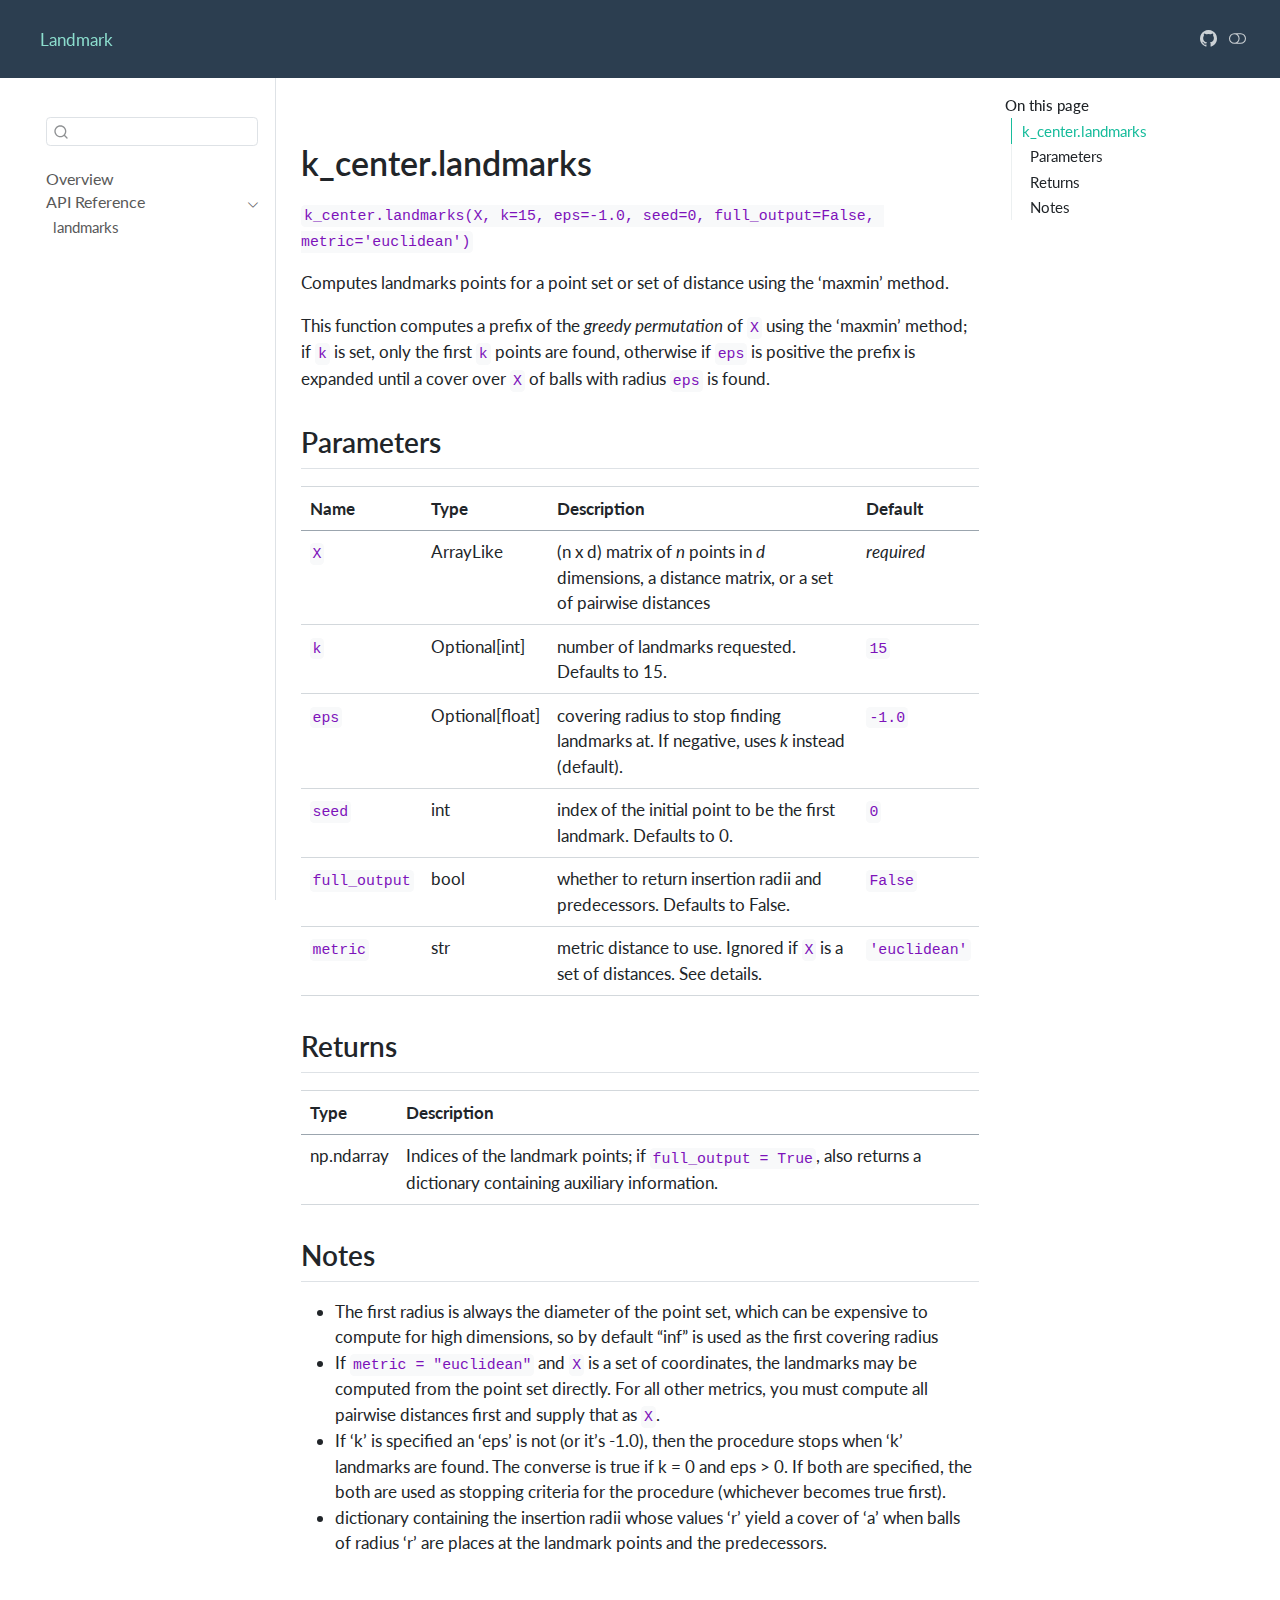
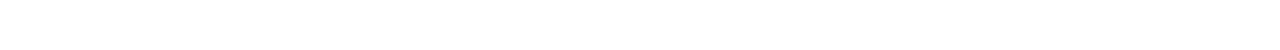
<file: docs/k_center.landmarks.html>
<!DOCTYPE html>
<html xmlns="http://www.w3.org/1999/xhtml" lang="en" xml:lang="en"><head>

<meta charset="utf-8">
<meta name="generator" content="quarto-1.5.55">

<meta name="viewport" content="width=device-width, initial-scale=1.0, user-scalable=yes">


<title>k_center.landmarks</title>
<style>
code{white-space: pre-wrap;}
span.smallcaps{font-variant: small-caps;}
div.columns{display: flex; gap: min(4vw, 1.5em);}
div.column{flex: auto; overflow-x: auto;}
div.hanging-indent{margin-left: 1.5em; text-indent: -1.5em;}
ul.task-list{list-style: none;}
ul.task-list li input[type="checkbox"] {
  width: 0.8em;
  margin: 0 0.8em 0.2em -1em; /* quarto-specific, see https://github.com/quarto-dev/quarto-cli/issues/4556 */ 
  vertical-align: middle;
}
</style>


<script src="site_libs/quarto-nav/quarto-nav.js"></script>
<script src="site_libs/clipboard/clipboard.min.js"></script>
<script src="site_libs/quarto-search/autocomplete.umd.js"></script>
<script src="site_libs/quarto-search/fuse.min.js"></script>
<script src="site_libs/quarto-search/quarto-search.js"></script>
<meta name="quarto:offset" content="./">
<script src="site_libs/quarto-html/quarto.js"></script>
<script src="site_libs/quarto-html/popper.min.js"></script>
<script src="site_libs/quarto-html/tippy.umd.min.js"></script>
<script src="site_libs/quarto-html/anchor.min.js"></script>
<link href="site_libs/quarto-html/tippy.css" rel="stylesheet">
<link href="site_libs/quarto-html/quarto-syntax-highlighting.css" rel="stylesheet" class="quarto-color-scheme" id="quarto-text-highlighting-styles">
<link href="site_libs/quarto-html/quarto-syntax-highlighting-dark.css" rel="prefetch" class="quarto-color-scheme quarto-color-alternate" id="quarto-text-highlighting-styles">
<script src="site_libs/bootstrap/bootstrap.min.js"></script>
<link href="site_libs/bootstrap/bootstrap-icons.css" rel="stylesheet">
<link href="site_libs/bootstrap/bootstrap.min.css" rel="stylesheet" class="quarto-color-scheme" id="quarto-bootstrap" data-mode="light">
<link href="site_libs/bootstrap/bootstrap-dark.min.css" rel="prefetch" class="quarto-color-scheme quarto-color-alternate" id="quarto-bootstrap" data-mode="dark">
<script id="quarto-search-options" type="application/json">{
  "location": "sidebar",
  "copy-button": false,
  "collapse-after": 3,
  "panel-placement": "start",
  "type": "textbox",
  "limit": 50,
  "keyboard-shortcut": [
    "f",
    "/",
    "s"
  ],
  "language": {
    "search-no-results-text": "No results",
    "search-matching-documents-text": "matching documents",
    "search-copy-link-title": "Copy link to search",
    "search-hide-matches-text": "Hide additional matches",
    "search-more-match-text": "more match in this document",
    "search-more-matches-text": "more matches in this document",
    "search-clear-button-title": "Clear",
    "search-text-placeholder": "",
    "search-detached-cancel-button-title": "Cancel",
    "search-submit-button-title": "Submit",
    "search-label": "Search"
  }
}</script>


<link rel="stylesheet" href="styles.scss">
</head>

<body class="nav-sidebar floating nav-fixed">

<div id="quarto-search-results"></div>
  <header id="quarto-header" class="headroom fixed-top">
    <nav class="navbar navbar-expand-lg " data-bs-theme="dark">
      <div class="navbar-container container-fluid">
          <button class="navbar-toggler" type="button" data-bs-toggle="collapse" data-bs-target="#navbarCollapse" aria-controls="navbarCollapse" role="menu" aria-expanded="false" aria-label="Toggle navigation" onclick="if (window.quartoToggleHeadroom) { window.quartoToggleHeadroom(); }">
  <span class="navbar-toggler-icon"></span>
</button>
          <div class="collapse navbar-collapse" id="navbarCollapse">
            <ul class="navbar-nav navbar-nav-scroll me-auto">
  <li class="nav-item">
    <a class="nav-link active" href="./greedy_perm.html" aria-current="page"> 
<span class="menu-text">Landmark</span></a>
  </li>  
</ul>
          </div> <!-- /navcollapse -->
            <div class="quarto-navbar-tools">
    <a href="https://github.com/peekxc/landmark-py" title="" class="quarto-navigation-tool px-1" aria-label=""><i class="bi bi-github"></i></a>
  <a href="" class="quarto-color-scheme-toggle quarto-navigation-tool  px-1" onclick="window.quartoToggleColorScheme(); return false;" title="Toggle dark mode"><i class="bi"></i></a>
</div>
      </div> <!-- /container-fluid -->
    </nav>
  <nav class="quarto-secondary-nav">
    <div class="container-fluid d-flex">
      <button type="button" class="quarto-btn-toggle btn" data-bs-toggle="collapse" role="button" data-bs-target=".quarto-sidebar-collapse-item" aria-controls="quarto-sidebar" aria-expanded="false" aria-label="Toggle sidebar navigation" onclick="if (window.quartoToggleHeadroom) { window.quartoToggleHeadroom(); }">
        <i class="bi bi-layout-text-sidebar-reverse"></i>
      </button>
        <nav class="quarto-page-breadcrumbs" aria-label="breadcrumb"><ol class="breadcrumb"></ol></nav>
        <a class="flex-grow-1" role="navigation" data-bs-toggle="collapse" data-bs-target=".quarto-sidebar-collapse-item" aria-controls="quarto-sidebar" aria-expanded="false" aria-label="Toggle sidebar navigation" onclick="if (window.quartoToggleHeadroom) { window.quartoToggleHeadroom(); }">      
        </a>
      <button type="button" class="btn quarto-search-button" aria-label="Search" onclick="window.quartoOpenSearch();">
        <i class="bi bi-search"></i>
      </button>
    </div>
  </nav>
</header>
<!-- content -->
<div id="quarto-content" class="quarto-container page-columns page-rows-contents page-layout-article page-navbar">
<!-- sidebar -->
  <nav id="quarto-sidebar" class="sidebar collapse collapse-horizontal quarto-sidebar-collapse-item sidebar-navigation floating overflow-auto">
        <div class="mt-2 flex-shrink-0 align-items-center">
        <div class="sidebar-search">
        <div id="quarto-search" class="" title="Search"></div>
        </div>
        </div>
    <div class="sidebar-menu-container"> 
    <ul class="list-unstyled mt-1">
        <li class="sidebar-item">
  <div class="sidebar-item-container"> 
  <a href="./greedy_perm.html" class="sidebar-item-text sidebar-link">
 <span class="menu-text">Overview</span></a>
  </div>
</li>
        <li class="sidebar-item sidebar-item-section">
      <div class="sidebar-item-container"> 
            <a href="./index.html" class="sidebar-item-text sidebar-link">
 <span class="menu-text">API Reference</span></a>
          <a class="sidebar-item-toggle text-start" data-bs-toggle="collapse" data-bs-target="#quarto-sidebar-section-1" role="navigation" aria-expanded="true" aria-label="Toggle section">
            <i class="bi bi-chevron-right ms-2"></i>
          </a> 
      </div>
      <ul id="quarto-sidebar-section-1" class="collapse list-unstyled sidebar-section depth1 show">  
          <li class="sidebar-item">
  <div class="sidebar-item-container"> 
  <a href="./landmarks.html" class="sidebar-item-text sidebar-link">
 <span class="menu-text">landmarks</span></a>
  </div>
</li>
      </ul>
  </li>
    </ul>
    </div>
</nav>
<div id="quarto-sidebar-glass" class="quarto-sidebar-collapse-item" data-bs-toggle="collapse" data-bs-target=".quarto-sidebar-collapse-item"></div>
<!-- margin-sidebar -->
    <div id="quarto-margin-sidebar" class="sidebar margin-sidebar">
        <nav id="TOC" role="doc-toc" class="toc-active">
    <h2 id="toc-title">On this page</h2>
   
  <ul>
  <li><a href="#landmark.k_center.landmarks" id="toc-landmark.k_center.landmarks" class="nav-link active" data-scroll-target="#landmark.k_center.landmarks">k_center.landmarks</a>
  <ul class="collapse">
  <li><a href="#parameters" id="toc-parameters" class="nav-link" data-scroll-target="#parameters">Parameters</a></li>
  <li><a href="#returns" id="toc-returns" class="nav-link" data-scroll-target="#returns">Returns</a></li>
  <li><a href="#notes" id="toc-notes" class="nav-link" data-scroll-target="#notes">Notes</a></li>
  </ul></li>
  </ul>
</nav>
    </div>
<!-- main -->
<main class="content" id="quarto-document-content">




<section id="landmark.k_center.landmarks" class="level1">
<h1>k_center.landmarks</h1>
<p><code>k_center.landmarks(X, k=15, eps=-1.0, seed=0, full_output=False, metric='euclidean')</code></p>
<p>Computes landmarks points for a point set or set of distance using the ‘maxmin’ method.</p>
<p>This function computes a prefix of the <em>greedy permutation</em> of <code>X</code> using the ‘maxmin’ method; if <code>k</code> is set, only the first <code>k</code> points are found, otherwise if <code>eps</code> is positive the prefix is expanded until a cover over <code>X</code> of balls with radius <code>eps</code> is found.</p>
<section id="parameters" class="level2">
<h2 class="anchored" data-anchor-id="parameters">Parameters</h2>
<table class="caption-top table">
<colgroup>
<col style="width: 10%">
<col style="width: 12%">
<col style="width: 66%">
<col style="width: 10%">
</colgroup>
<thead>
<tr class="header">
<th>Name</th>
<th>Type</th>
<th>Description</th>
<th>Default</th>
</tr>
</thead>
<tbody>
<tr class="odd">
<td><code>X</code></td>
<td>ArrayLike</td>
<td>(n x d) matrix of <em>n</em> points in <em>d</em> dimensions, a distance matrix, or a set of pairwise distances</td>
<td><em>required</em></td>
</tr>
<tr class="even">
<td><code>k</code></td>
<td>Optional[int]</td>
<td>number of landmarks requested. Defaults to 15.</td>
<td><code>15</code></td>
</tr>
<tr class="odd">
<td><code>eps</code></td>
<td>Optional[float]</td>
<td>covering radius to stop finding landmarks at. If negative, uses <em>k</em> instead (default).</td>
<td><code>-1.0</code></td>
</tr>
<tr class="even">
<td><code>seed</code></td>
<td>int</td>
<td>index of the initial point to be the first landmark. Defaults to 0.</td>
<td><code>0</code></td>
</tr>
<tr class="odd">
<td><code>full_output</code></td>
<td>bool</td>
<td>whether to return insertion radii and predecessors. Defaults to False.</td>
<td><code>False</code></td>
</tr>
<tr class="even">
<td><code>metric</code></td>
<td>str</td>
<td>metric distance to use. Ignored if <code>X</code> is a set of distances. See details.</td>
<td><code>'euclidean'</code></td>
</tr>
</tbody>
</table>
</section>
<section id="returns" class="level2">
<h2 class="anchored" data-anchor-id="returns">Returns</h2>
<table class="caption-top table">
<colgroup>
<col style="width: 9%">
<col style="width: 90%">
</colgroup>
<thead>
<tr class="header">
<th>Type</th>
<th>Description</th>
</tr>
</thead>
<tbody>
<tr class="odd">
<td>np.ndarray</td>
<td>Indices of the landmark points; if <code>full_output = True</code>, also returns a dictionary containing auxiliary information.</td>
</tr>
</tbody>
</table>
</section>
<section id="notes" class="level2">
<h2 class="anchored" data-anchor-id="notes">Notes</h2>
<ul>
<li>The first radius is always the diameter of the point set, which can be expensive to compute for high dimensions, so by default “inf” is used as the first covering radius</li>
<li>If <code>metric = "euclidean"</code> and <code>X</code> is a set of coordinates, the landmarks may be computed from the point set directly. For all other metrics, you must compute all pairwise distances first and supply that as <code>X</code>.</li>
<li>If ‘k’ is specified an ‘eps’ is not (or it’s -1.0), then the procedure stops when ‘k’ landmarks are found. The converse is true if k = 0 and eps &gt; 0. If both are specified, the both are used as stopping criteria for the procedure (whichever becomes true first).</li>
<li>dictionary containing the insertion radii whose values ‘r’ yield a cover of ‘a’ when balls of radius ‘r’ are places at the landmark points and the predecessors.</li>
</ul>


</section>
</section>

</main> <!-- /main -->
<script id="quarto-html-after-body" type="application/javascript">
window.document.addEventListener("DOMContentLoaded", function (event) {
  const toggleBodyColorMode = (bsSheetEl) => {
    const mode = bsSheetEl.getAttribute("data-mode");
    const bodyEl = window.document.querySelector("body");
    if (mode === "dark") {
      bodyEl.classList.add("quarto-dark");
      bodyEl.classList.remove("quarto-light");
    } else {
      bodyEl.classList.add("quarto-light");
      bodyEl.classList.remove("quarto-dark");
    }
  }
  const toggleBodyColorPrimary = () => {
    const bsSheetEl = window.document.querySelector("link#quarto-bootstrap");
    if (bsSheetEl) {
      toggleBodyColorMode(bsSheetEl);
    }
  }
  toggleBodyColorPrimary();  
  const disableStylesheet = (stylesheets) => {
    for (let i=0; i < stylesheets.length; i++) {
      const stylesheet = stylesheets[i];
      stylesheet.rel = 'prefetch';
    }
  }
  const enableStylesheet = (stylesheets) => {
    for (let i=0; i < stylesheets.length; i++) {
      const stylesheet = stylesheets[i];
      stylesheet.rel = 'stylesheet';
    }
  }
  const manageTransitions = (selector, allowTransitions) => {
    const els = window.document.querySelectorAll(selector);
    for (let i=0; i < els.length; i++) {
      const el = els[i];
      if (allowTransitions) {
        el.classList.remove('notransition');
      } else {
        el.classList.add('notransition');
      }
    }
  }
  const toggleGiscusIfUsed = (isAlternate, darkModeDefault) => {
    const baseTheme = document.querySelector('#giscus-base-theme')?.value ?? 'light';
    const alternateTheme = document.querySelector('#giscus-alt-theme')?.value ?? 'dark';
    let newTheme = '';
    if(darkModeDefault) {
      newTheme = isAlternate ? baseTheme : alternateTheme;
    } else {
      newTheme = isAlternate ? alternateTheme : baseTheme;
    }
    const changeGiscusTheme = () => {
      // From: https://github.com/giscus/giscus/issues/336
      const sendMessage = (message) => {
        const iframe = document.querySelector('iframe.giscus-frame');
        if (!iframe) return;
        iframe.contentWindow.postMessage({ giscus: message }, 'https://giscus.app');
      }
      sendMessage({
        setConfig: {
          theme: newTheme
        }
      });
    }
    const isGiscussLoaded = window.document.querySelector('iframe.giscus-frame') !== null;
    if (isGiscussLoaded) {
      changeGiscusTheme();
    }
  }
  const toggleColorMode = (alternate) => {
    // Switch the stylesheets
    const alternateStylesheets = window.document.querySelectorAll('link.quarto-color-scheme.quarto-color-alternate');
    manageTransitions('#quarto-margin-sidebar .nav-link', false);
    if (alternate) {
      enableStylesheet(alternateStylesheets);
      for (const sheetNode of alternateStylesheets) {
        if (sheetNode.id === "quarto-bootstrap") {
          toggleBodyColorMode(sheetNode);
        }
      }
    } else {
      disableStylesheet(alternateStylesheets);
      toggleBodyColorPrimary();
    }
    manageTransitions('#quarto-margin-sidebar .nav-link', true);
    // Switch the toggles
    const toggles = window.document.querySelectorAll('.quarto-color-scheme-toggle');
    for (let i=0; i < toggles.length; i++) {
      const toggle = toggles[i];
      if (toggle) {
        if (alternate) {
          toggle.classList.add("alternate");     
        } else {
          toggle.classList.remove("alternate");
        }
      }
    }
    // Hack to workaround the fact that safari doesn't
    // properly recolor the scrollbar when toggling (#1455)
    if (navigator.userAgent.indexOf('Safari') > 0 && navigator.userAgent.indexOf('Chrome') == -1) {
      manageTransitions("body", false);
      window.scrollTo(0, 1);
      setTimeout(() => {
        window.scrollTo(0, 0);
        manageTransitions("body", true);
      }, 40);  
    }
  }
  const isFileUrl = () => { 
    return window.location.protocol === 'file:';
  }
  const hasAlternateSentinel = () => {  
    let styleSentinel = getColorSchemeSentinel();
    if (styleSentinel !== null) {
      return styleSentinel === "alternate";
    } else {
      return false;
    }
  }
  const setStyleSentinel = (alternate) => {
    const value = alternate ? "alternate" : "default";
    if (!isFileUrl()) {
      window.localStorage.setItem("quarto-color-scheme", value);
    } else {
      localAlternateSentinel = value;
    }
  }
  const getColorSchemeSentinel = () => {
    if (!isFileUrl()) {
      const storageValue = window.localStorage.getItem("quarto-color-scheme");
      return storageValue != null ? storageValue : localAlternateSentinel;
    } else {
      return localAlternateSentinel;
    }
  }
  const darkModeDefault = false;
  let localAlternateSentinel = darkModeDefault ? 'alternate' : 'default';
  // Dark / light mode switch
  window.quartoToggleColorScheme = () => {
    // Read the current dark / light value 
    let toAlternate = !hasAlternateSentinel();
    toggleColorMode(toAlternate);
    setStyleSentinel(toAlternate);
    toggleGiscusIfUsed(toAlternate, darkModeDefault);
  };
  // Ensure there is a toggle, if there isn't float one in the top right
  if (window.document.querySelector('.quarto-color-scheme-toggle') === null) {
    const a = window.document.createElement('a');
    a.classList.add('top-right');
    a.classList.add('quarto-color-scheme-toggle');
    a.href = "";
    a.onclick = function() { try { window.quartoToggleColorScheme(); } catch {} return false; };
    const i = window.document.createElement("i");
    i.classList.add('bi');
    a.appendChild(i);
    window.document.body.appendChild(a);
  }
  // Switch to dark mode if need be
  if (hasAlternateSentinel()) {
    toggleColorMode(true);
  } else {
    toggleColorMode(false);
  }
  const icon = "";
  const anchorJS = new window.AnchorJS();
  anchorJS.options = {
    placement: 'right',
    icon: icon
  };
  anchorJS.add('.anchored');
  const isCodeAnnotation = (el) => {
    for (const clz of el.classList) {
      if (clz.startsWith('code-annotation-')) {                     
        return true;
      }
    }
    return false;
  }
  const onCopySuccess = function(e) {
    // button target
    const button = e.trigger;
    // don't keep focus
    button.blur();
    // flash "checked"
    button.classList.add('code-copy-button-checked');
    var currentTitle = button.getAttribute("title");
    button.setAttribute("title", "Copied!");
    let tooltip;
    if (window.bootstrap) {
      button.setAttribute("data-bs-toggle", "tooltip");
      button.setAttribute("data-bs-placement", "left");
      button.setAttribute("data-bs-title", "Copied!");
      tooltip = new bootstrap.Tooltip(button, 
        { trigger: "manual", 
          customClass: "code-copy-button-tooltip",
          offset: [0, -8]});
      tooltip.show();    
    }
    setTimeout(function() {
      if (tooltip) {
        tooltip.hide();
        button.removeAttribute("data-bs-title");
        button.removeAttribute("data-bs-toggle");
        button.removeAttribute("data-bs-placement");
      }
      button.setAttribute("title", currentTitle);
      button.classList.remove('code-copy-button-checked');
    }, 1000);
    // clear code selection
    e.clearSelection();
  }
  const getTextToCopy = function(trigger) {
      const codeEl = trigger.previousElementSibling.cloneNode(true);
      for (const childEl of codeEl.children) {
        if (isCodeAnnotation(childEl)) {
          childEl.remove();
        }
      }
      return codeEl.innerText;
  }
  const clipboard = new window.ClipboardJS('.code-copy-button:not([data-in-quarto-modal])', {
    text: getTextToCopy
  });
  clipboard.on('success', onCopySuccess);
  if (window.document.getElementById('quarto-embedded-source-code-modal')) {
    // For code content inside modals, clipBoardJS needs to be initialized with a container option
    // TODO: Check when it could be a function (https://github.com/zenorocha/clipboard.js/issues/860)
    const clipboardModal = new window.ClipboardJS('.code-copy-button[data-in-quarto-modal]', {
      text: getTextToCopy,
      container: window.document.getElementById('quarto-embedded-source-code-modal')
    });
    clipboardModal.on('success', onCopySuccess);
  }
    var localhostRegex = new RegExp(/^(?:http|https):\/\/localhost\:?[0-9]*\//);
    var mailtoRegex = new RegExp(/^mailto:/);
      var filterRegex = new RegExp('/' + window.location.host + '/');
    var isInternal = (href) => {
        return filterRegex.test(href) || localhostRegex.test(href) || mailtoRegex.test(href);
    }
    // Inspect non-navigation links and adorn them if external
 	var links = window.document.querySelectorAll('a[href]:not(.nav-link):not(.navbar-brand):not(.toc-action):not(.sidebar-link):not(.sidebar-item-toggle):not(.pagination-link):not(.no-external):not([aria-hidden]):not(.dropdown-item):not(.quarto-navigation-tool):not(.about-link)');
    for (var i=0; i<links.length; i++) {
      const link = links[i];
      if (!isInternal(link.href)) {
        // undo the damage that might have been done by quarto-nav.js in the case of
        // links that we want to consider external
        if (link.dataset.originalHref !== undefined) {
          link.href = link.dataset.originalHref;
        }
      }
    }
  function tippyHover(el, contentFn, onTriggerFn, onUntriggerFn) {
    const config = {
      allowHTML: true,
      maxWidth: 500,
      delay: 100,
      arrow: false,
      appendTo: function(el) {
          return el.parentElement;
      },
      interactive: true,
      interactiveBorder: 10,
      theme: 'quarto',
      placement: 'bottom-start',
    };
    if (contentFn) {
      config.content = contentFn;
    }
    if (onTriggerFn) {
      config.onTrigger = onTriggerFn;
    }
    if (onUntriggerFn) {
      config.onUntrigger = onUntriggerFn;
    }
    window.tippy(el, config); 
  }
  const noterefs = window.document.querySelectorAll('a[role="doc-noteref"]');
  for (var i=0; i<noterefs.length; i++) {
    const ref = noterefs[i];
    tippyHover(ref, function() {
      // use id or data attribute instead here
      let href = ref.getAttribute('data-footnote-href') || ref.getAttribute('href');
      try { href = new URL(href).hash; } catch {}
      const id = href.replace(/^#\/?/, "");
      const note = window.document.getElementById(id);
      if (note) {
        return note.innerHTML;
      } else {
        return "";
      }
    });
  }
  const xrefs = window.document.querySelectorAll('a.quarto-xref');
  const processXRef = (id, note) => {
    // Strip column container classes
    const stripColumnClz = (el) => {
      el.classList.remove("page-full", "page-columns");
      if (el.children) {
        for (const child of el.children) {
          stripColumnClz(child);
        }
      }
    }
    stripColumnClz(note)
    if (id === null || id.startsWith('sec-')) {
      // Special case sections, only their first couple elements
      const container = document.createElement("div");
      if (note.children && note.children.length > 2) {
        container.appendChild(note.children[0].cloneNode(true));
        for (let i = 1; i < note.children.length; i++) {
          const child = note.children[i];
          if (child.tagName === "P" && child.innerText === "") {
            continue;
          } else {
            container.appendChild(child.cloneNode(true));
            break;
          }
        }
        if (window.Quarto?.typesetMath) {
          window.Quarto.typesetMath(container);
        }
        return container.innerHTML
      } else {
        if (window.Quarto?.typesetMath) {
          window.Quarto.typesetMath(note);
        }
        return note.innerHTML;
      }
    } else {
      // Remove any anchor links if they are present
      const anchorLink = note.querySelector('a.anchorjs-link');
      if (anchorLink) {
        anchorLink.remove();
      }
      if (window.Quarto?.typesetMath) {
        window.Quarto.typesetMath(note);
      }
      // TODO in 1.5, we should make sure this works without a callout special case
      if (note.classList.contains("callout")) {
        return note.outerHTML;
      } else {
        return note.innerHTML;
      }
    }
  }
  for (var i=0; i<xrefs.length; i++) {
    const xref = xrefs[i];
    tippyHover(xref, undefined, function(instance) {
      instance.disable();
      let url = xref.getAttribute('href');
      let hash = undefined; 
      if (url.startsWith('#')) {
        hash = url;
      } else {
        try { hash = new URL(url).hash; } catch {}
      }
      if (hash) {
        const id = hash.replace(/^#\/?/, "");
        const note = window.document.getElementById(id);
        if (note !== null) {
          try {
            const html = processXRef(id, note.cloneNode(true));
            instance.setContent(html);
          } finally {
            instance.enable();
            instance.show();
          }
        } else {
          // See if we can fetch this
          fetch(url.split('#')[0])
          .then(res => res.text())
          .then(html => {
            const parser = new DOMParser();
            const htmlDoc = parser.parseFromString(html, "text/html");
            const note = htmlDoc.getElementById(id);
            if (note !== null) {
              const html = processXRef(id, note);
              instance.setContent(html);
            } 
          }).finally(() => {
            instance.enable();
            instance.show();
          });
        }
      } else {
        // See if we can fetch a full url (with no hash to target)
        // This is a special case and we should probably do some content thinning / targeting
        fetch(url)
        .then(res => res.text())
        .then(html => {
          const parser = new DOMParser();
          const htmlDoc = parser.parseFromString(html, "text/html");
          const note = htmlDoc.querySelector('main.content');
          if (note !== null) {
            // This should only happen for chapter cross references
            // (since there is no id in the URL)
            // remove the first header
            if (note.children.length > 0 && note.children[0].tagName === "HEADER") {
              note.children[0].remove();
            }
            const html = processXRef(null, note);
            instance.setContent(html);
          } 
        }).finally(() => {
          instance.enable();
          instance.show();
        });
      }
    }, function(instance) {
    });
  }
      let selectedAnnoteEl;
      const selectorForAnnotation = ( cell, annotation) => {
        let cellAttr = 'data-code-cell="' + cell + '"';
        let lineAttr = 'data-code-annotation="' +  annotation + '"';
        const selector = 'span[' + cellAttr + '][' + lineAttr + ']';
        return selector;
      }
      const selectCodeLines = (annoteEl) => {
        const doc = window.document;
        const targetCell = annoteEl.getAttribute("data-target-cell");
        const targetAnnotation = annoteEl.getAttribute("data-target-annotation");
        const annoteSpan = window.document.querySelector(selectorForAnnotation(targetCell, targetAnnotation));
        const lines = annoteSpan.getAttribute("data-code-lines").split(",");
        const lineIds = lines.map((line) => {
          return targetCell + "-" + line;
        })
        let top = null;
        let height = null;
        let parent = null;
        if (lineIds.length > 0) {
            //compute the position of the single el (top and bottom and make a div)
            const el = window.document.getElementById(lineIds[0]);
            top = el.offsetTop;
            height = el.offsetHeight;
            parent = el.parentElement.parentElement;
          if (lineIds.length > 1) {
            const lastEl = window.document.getElementById(lineIds[lineIds.length - 1]);
            const bottom = lastEl.offsetTop + lastEl.offsetHeight;
            height = bottom - top;
          }
          if (top !== null && height !== null && parent !== null) {
            // cook up a div (if necessary) and position it 
            let div = window.document.getElementById("code-annotation-line-highlight");
            if (div === null) {
              div = window.document.createElement("div");
              div.setAttribute("id", "code-annotation-line-highlight");
              div.style.position = 'absolute';
              parent.appendChild(div);
            }
            div.style.top = top - 2 + "px";
            div.style.height = height + 4 + "px";
            div.style.left = 0;
            let gutterDiv = window.document.getElementById("code-annotation-line-highlight-gutter");
            if (gutterDiv === null) {
              gutterDiv = window.document.createElement("div");
              gutterDiv.setAttribute("id", "code-annotation-line-highlight-gutter");
              gutterDiv.style.position = 'absolute';
              const codeCell = window.document.getElementById(targetCell);
              const gutter = codeCell.querySelector('.code-annotation-gutter');
              gutter.appendChild(gutterDiv);
            }
            gutterDiv.style.top = top - 2 + "px";
            gutterDiv.style.height = height + 4 + "px";
          }
          selectedAnnoteEl = annoteEl;
        }
      };
      const unselectCodeLines = () => {
        const elementsIds = ["code-annotation-line-highlight", "code-annotation-line-highlight-gutter"];
        elementsIds.forEach((elId) => {
          const div = window.document.getElementById(elId);
          if (div) {
            div.remove();
          }
        });
        selectedAnnoteEl = undefined;
      };
        // Handle positioning of the toggle
    window.addEventListener(
      "resize",
      throttle(() => {
        elRect = undefined;
        if (selectedAnnoteEl) {
          selectCodeLines(selectedAnnoteEl);
        }
      }, 10)
    );
    function throttle(fn, ms) {
    let throttle = false;
    let timer;
      return (...args) => {
        if(!throttle) { // first call gets through
            fn.apply(this, args);
            throttle = true;
        } else { // all the others get throttled
            if(timer) clearTimeout(timer); // cancel #2
            timer = setTimeout(() => {
              fn.apply(this, args);
              timer = throttle = false;
            }, ms);
        }
      };
    }
      // Attach click handler to the DT
      const annoteDls = window.document.querySelectorAll('dt[data-target-cell]');
      for (const annoteDlNode of annoteDls) {
        annoteDlNode.addEventListener('click', (event) => {
          const clickedEl = event.target;
          if (clickedEl !== selectedAnnoteEl) {
            unselectCodeLines();
            const activeEl = window.document.querySelector('dt[data-target-cell].code-annotation-active');
            if (activeEl) {
              activeEl.classList.remove('code-annotation-active');
            }
            selectCodeLines(clickedEl);
            clickedEl.classList.add('code-annotation-active');
          } else {
            // Unselect the line
            unselectCodeLines();
            clickedEl.classList.remove('code-annotation-active');
          }
        });
      }
  const findCites = (el) => {
    const parentEl = el.parentElement;
    if (parentEl) {
      const cites = parentEl.dataset.cites;
      if (cites) {
        return {
          el,
          cites: cites.split(' ')
        };
      } else {
        return findCites(el.parentElement)
      }
    } else {
      return undefined;
    }
  };
  var bibliorefs = window.document.querySelectorAll('a[role="doc-biblioref"]');
  for (var i=0; i<bibliorefs.length; i++) {
    const ref = bibliorefs[i];
    const citeInfo = findCites(ref);
    if (citeInfo) {
      tippyHover(citeInfo.el, function() {
        var popup = window.document.createElement('div');
        citeInfo.cites.forEach(function(cite) {
          var citeDiv = window.document.createElement('div');
          citeDiv.classList.add('hanging-indent');
          citeDiv.classList.add('csl-entry');
          var biblioDiv = window.document.getElementById('ref-' + cite);
          if (biblioDiv) {
            citeDiv.innerHTML = biblioDiv.innerHTML;
          }
          popup.appendChild(citeDiv);
        });
        return popup.innerHTML;
      });
    }
  }
});
</script>
</div> <!-- /content -->




</body></html>
</file>
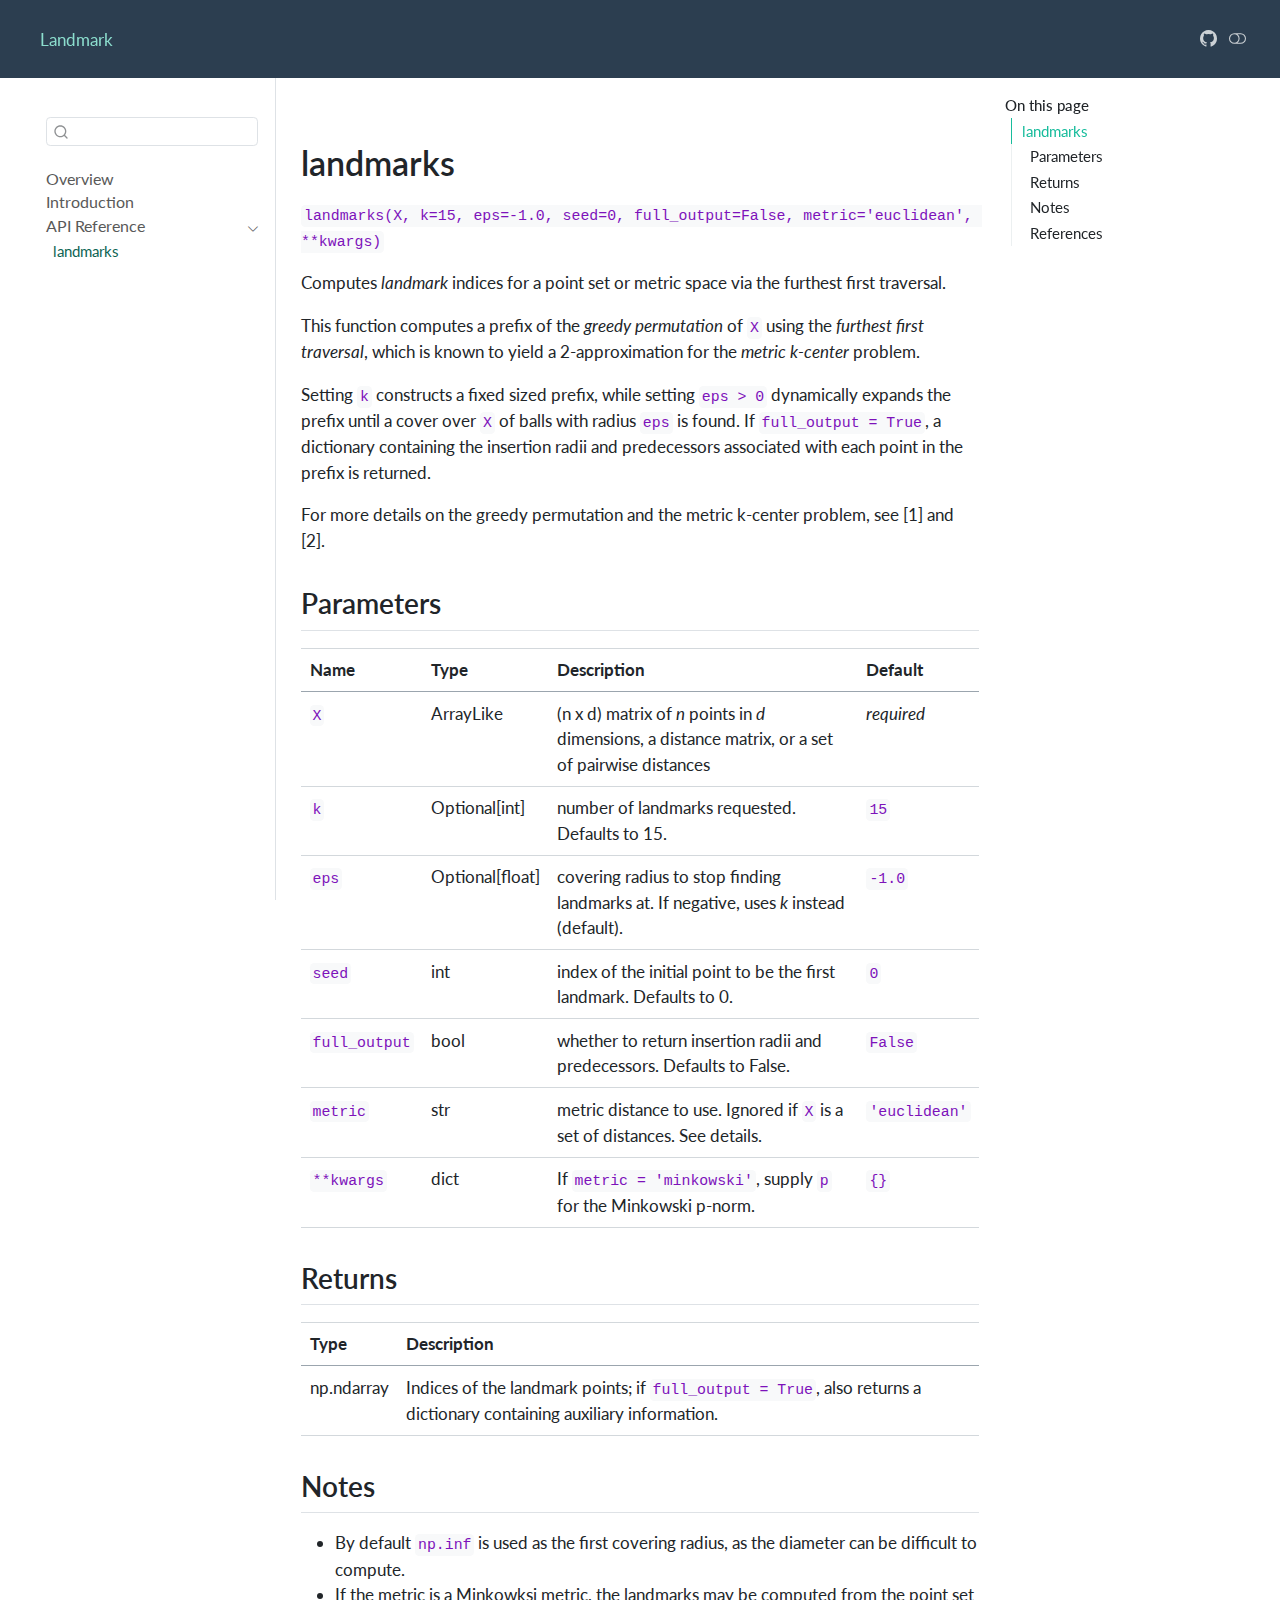
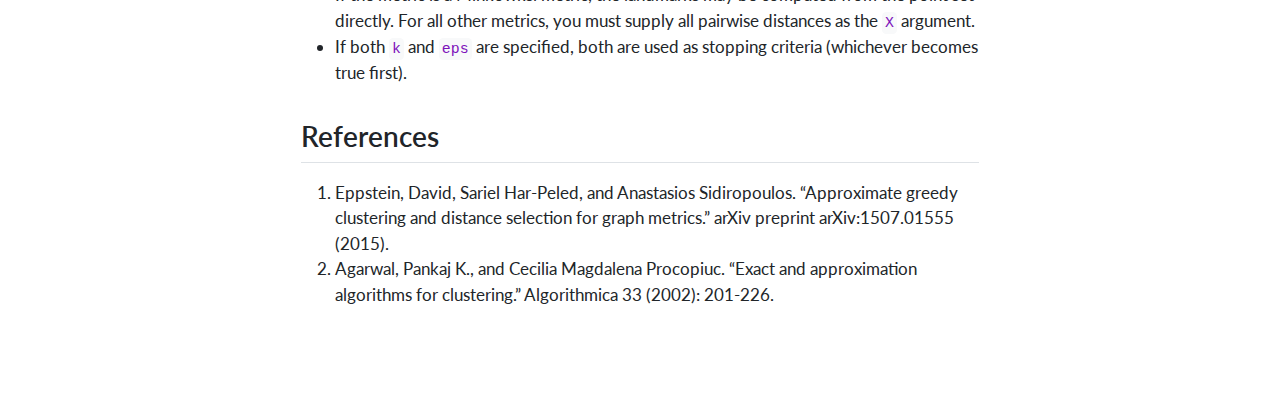
<file: docs/landmarks.html>
<!DOCTYPE html>
<html xmlns="http://www.w3.org/1999/xhtml" lang="en" xml:lang="en"><head>

<meta charset="utf-8">
<meta name="generator" content="quarto-1.5.56">

<meta name="viewport" content="width=device-width, initial-scale=1.0, user-scalable=yes">


<title>landmarks</title>
<style>
code{white-space: pre-wrap;}
span.smallcaps{font-variant: small-caps;}
div.columns{display: flex; gap: min(4vw, 1.5em);}
div.column{flex: auto; overflow-x: auto;}
div.hanging-indent{margin-left: 1.5em; text-indent: -1.5em;}
ul.task-list{list-style: none;}
ul.task-list li input[type="checkbox"] {
  width: 0.8em;
  margin: 0 0.8em 0.2em -1em; /* quarto-specific, see https://github.com/quarto-dev/quarto-cli/issues/4556 */ 
  vertical-align: middle;
}
</style>


<script src="site_libs/quarto-nav/quarto-nav.js"></script>
<script src="site_libs/clipboard/clipboard.min.js"></script>
<script src="site_libs/quarto-search/autocomplete.umd.js"></script>
<script src="site_libs/quarto-search/fuse.min.js"></script>
<script src="site_libs/quarto-search/quarto-search.js"></script>
<meta name="quarto:offset" content="./">
<script src="site_libs/quarto-html/quarto.js"></script>
<script src="site_libs/quarto-html/popper.min.js"></script>
<script src="site_libs/quarto-html/tippy.umd.min.js"></script>
<script src="site_libs/quarto-html/anchor.min.js"></script>
<link href="site_libs/quarto-html/tippy.css" rel="stylesheet">
<link href="site_libs/quarto-html/quarto-syntax-highlighting.css" rel="stylesheet" class="quarto-color-scheme" id="quarto-text-highlighting-styles">
<link href="site_libs/quarto-html/quarto-syntax-highlighting-dark.css" rel="prefetch" class="quarto-color-scheme quarto-color-alternate" id="quarto-text-highlighting-styles">
<script src="site_libs/bootstrap/bootstrap.min.js"></script>
<link href="site_libs/bootstrap/bootstrap-icons.css" rel="stylesheet">
<link href="site_libs/bootstrap/bootstrap.min.css" rel="stylesheet" class="quarto-color-scheme" id="quarto-bootstrap" data-mode="light">
<link href="site_libs/bootstrap/bootstrap-dark.min.css" rel="prefetch" class="quarto-color-scheme quarto-color-alternate" id="quarto-bootstrap" data-mode="dark">
<script id="quarto-search-options" type="application/json">{
  "location": "sidebar",
  "copy-button": false,
  "collapse-after": 3,
  "panel-placement": "start",
  "type": "textbox",
  "limit": 50,
  "keyboard-shortcut": [
    "f",
    "/",
    "s"
  ],
  "language": {
    "search-no-results-text": "No results",
    "search-matching-documents-text": "matching documents",
    "search-copy-link-title": "Copy link to search",
    "search-hide-matches-text": "Hide additional matches",
    "search-more-match-text": "more match in this document",
    "search-more-matches-text": "more matches in this document",
    "search-clear-button-title": "Clear",
    "search-text-placeholder": "",
    "search-detached-cancel-button-title": "Cancel",
    "search-submit-button-title": "Submit",
    "search-label": "Search"
  }
}</script>


<link rel="stylesheet" href="styles.css">
</head>

<body class="nav-sidebar floating nav-fixed">

<div id="quarto-search-results"></div>
  <header id="quarto-header" class="headroom fixed-top">
    <nav class="navbar navbar-expand-lg " data-bs-theme="dark">
      <div class="navbar-container container-fluid">
          <button class="navbar-toggler" type="button" data-bs-toggle="collapse" data-bs-target="#navbarCollapse" aria-controls="navbarCollapse" role="menu" aria-expanded="false" aria-label="Toggle navigation" onclick="if (window.quartoToggleHeadroom) { window.quartoToggleHeadroom(); }">
  <span class="navbar-toggler-icon"></span>
</button>
          <div class="collapse navbar-collapse" id="navbarCollapse">
            <ul class="navbar-nav navbar-nav-scroll me-auto">
  <li class="nav-item">
    <a class="nav-link active" href="./greedy_perm.html" aria-current="page"> 
<span class="menu-text">Landmark</span></a>
  </li>  
</ul>
          </div> <!-- /navcollapse -->
            <div class="quarto-navbar-tools">
    <a href="https://github.com/peekxc/landmark-py" title="" class="quarto-navigation-tool px-1" aria-label=""><i class="bi bi-github"></i></a>
  <a href="" class="quarto-color-scheme-toggle quarto-navigation-tool  px-1" onclick="window.quartoToggleColorScheme(); return false;" title="Toggle dark mode"><i class="bi"></i></a>
</div>
      </div> <!-- /container-fluid -->
    </nav>
  <nav class="quarto-secondary-nav">
    <div class="container-fluid d-flex">
      <button type="button" class="quarto-btn-toggle btn" data-bs-toggle="collapse" role="button" data-bs-target=".quarto-sidebar-collapse-item" aria-controls="quarto-sidebar" aria-expanded="false" aria-label="Toggle sidebar navigation" onclick="if (window.quartoToggleHeadroom) { window.quartoToggleHeadroom(); }">
        <i class="bi bi-layout-text-sidebar-reverse"></i>
      </button>
        <nav class="quarto-page-breadcrumbs" aria-label="breadcrumb"><ol class="breadcrumb"><li class="breadcrumb-item"><a href="./index.html">API Reference</a></li><li class="breadcrumb-item"><a href="./landmarks.html">landmarks</a></li></ol></nav>
        <a class="flex-grow-1" role="navigation" data-bs-toggle="collapse" data-bs-target=".quarto-sidebar-collapse-item" aria-controls="quarto-sidebar" aria-expanded="false" aria-label="Toggle sidebar navigation" onclick="if (window.quartoToggleHeadroom) { window.quartoToggleHeadroom(); }">      
        </a>
      <button type="button" class="btn quarto-search-button" aria-label="Search" onclick="window.quartoOpenSearch();">
        <i class="bi bi-search"></i>
      </button>
    </div>
  </nav>
</header>
<!-- content -->
<div id="quarto-content" class="quarto-container page-columns page-rows-contents page-layout-article page-navbar">
<!-- sidebar -->
  <nav id="quarto-sidebar" class="sidebar collapse collapse-horizontal quarto-sidebar-collapse-item sidebar-navigation floating overflow-auto">
        <div class="mt-2 flex-shrink-0 align-items-center">
        <div class="sidebar-search">
        <div id="quarto-search" class="" title="Search"></div>
        </div>
        </div>
    <div class="sidebar-menu-container"> 
    <ul class="list-unstyled mt-1">
        <li class="sidebar-item">
  <div class="sidebar-item-container"> 
  <a href="./greedy_perm.html" class="sidebar-item-text sidebar-link">
 <span class="menu-text">Overview</span></a>
  </div>
</li>
        <li class="sidebar-item">
  <div class="sidebar-item-container"> 
  <a href="./shapes.html" class="sidebar-item-text sidebar-link">
 <span class="menu-text">Introduction</span></a>
  </div>
</li>
        <li class="sidebar-item sidebar-item-section">
      <div class="sidebar-item-container"> 
            <a href="./index.html" class="sidebar-item-text sidebar-link">
 <span class="menu-text">API Reference</span></a>
          <a class="sidebar-item-toggle text-start" data-bs-toggle="collapse" data-bs-target="#quarto-sidebar-section-1" role="navigation" aria-expanded="true" aria-label="Toggle section">
            <i class="bi bi-chevron-right ms-2"></i>
          </a> 
      </div>
      <ul id="quarto-sidebar-section-1" class="collapse list-unstyled sidebar-section depth1 show">  
          <li class="sidebar-item">
  <div class="sidebar-item-container"> 
  <a href="./landmarks.html" class="sidebar-item-text sidebar-link active">
 <span class="menu-text">landmarks</span></a>
  </div>
</li>
      </ul>
  </li>
    </ul>
    </div>
</nav>
<div id="quarto-sidebar-glass" class="quarto-sidebar-collapse-item" data-bs-toggle="collapse" data-bs-target=".quarto-sidebar-collapse-item"></div>
<!-- margin-sidebar -->
    <div id="quarto-margin-sidebar" class="sidebar margin-sidebar">
        <nav id="TOC" role="doc-toc" class="toc-active">
    <h2 id="toc-title">On this page</h2>
   
  <ul>
  <li><a href="#landmark.landmarks" id="toc-landmark.landmarks" class="nav-link active" data-scroll-target="#landmark.landmarks">landmarks</a>
  <ul class="collapse">
  <li><a href="#parameters" id="toc-parameters" class="nav-link" data-scroll-target="#parameters">Parameters</a></li>
  <li><a href="#returns" id="toc-returns" class="nav-link" data-scroll-target="#returns">Returns</a></li>
  <li><a href="#notes" id="toc-notes" class="nav-link" data-scroll-target="#notes">Notes</a></li>
  <li><a href="#references" id="toc-references" class="nav-link" data-scroll-target="#references">References</a></li>
  </ul></li>
  </ul>
</nav>
    </div>
<!-- main -->
<main class="content" id="quarto-document-content">




<section id="landmark.landmarks" class="level1">
<h1>landmarks</h1>
<p><code>landmarks(X, k=15, eps=-1.0, seed=0, full_output=False, metric='euclidean', **kwargs)</code></p>
<p>Computes <em>landmark</em> indices for a point set or metric space via the furthest first traversal.</p>
<p>This function computes a prefix of the <em>greedy permutation</em> of <code>X</code> using the <em>furthest first traversal</em>, which is known to yield a 2-approximation for the <em>metric k-center</em> problem.</p>
<p>Setting <code>k</code> constructs a fixed sized prefix, while setting <code>eps &gt; 0</code> dynamically expands the prefix until a cover over <code>X</code> of balls with radius <code>eps</code> is found. If <code>full_output = True</code>, a dictionary containing the insertion radii and predecessors associated with each point in the prefix is returned.</p>
<p>For more details on the greedy permutation and the metric k-center problem, see [1] and [2].</p>
<section id="parameters" class="level2">
<h2 class="anchored" data-anchor-id="parameters">Parameters</h2>
<table class="caption-top table">
<colgroup>
<col style="width: 10%">
<col style="width: 12%">
<col style="width: 66%">
<col style="width: 10%">
</colgroup>
<thead>
<tr class="header">
<th>Name</th>
<th>Type</th>
<th>Description</th>
<th>Default</th>
</tr>
</thead>
<tbody>
<tr class="odd">
<td><code>X</code></td>
<td>ArrayLike</td>
<td>(n x d) matrix of <em>n</em> points in <em>d</em> dimensions, a distance matrix, or a set of pairwise distances</td>
<td><em>required</em></td>
</tr>
<tr class="even">
<td><code>k</code></td>
<td>Optional[int]</td>
<td>number of landmarks requested. Defaults to 15.</td>
<td><code>15</code></td>
</tr>
<tr class="odd">
<td><code>eps</code></td>
<td>Optional[float]</td>
<td>covering radius to stop finding landmarks at. If negative, uses <em>k</em> instead (default).</td>
<td><code>-1.0</code></td>
</tr>
<tr class="even">
<td><code>seed</code></td>
<td>int</td>
<td>index of the initial point to be the first landmark. Defaults to 0.</td>
<td><code>0</code></td>
</tr>
<tr class="odd">
<td><code>full_output</code></td>
<td>bool</td>
<td>whether to return insertion radii and predecessors. Defaults to False.</td>
<td><code>False</code></td>
</tr>
<tr class="even">
<td><code>metric</code></td>
<td>str</td>
<td>metric distance to use. Ignored if <code>X</code> is a set of distances. See details.</td>
<td><code>'euclidean'</code></td>
</tr>
<tr class="odd">
<td><code>**kwargs</code></td>
<td>dict</td>
<td>If <code>metric = 'minkowski'</code>, supply <code>p</code> for the Minkowski p-norm.</td>
<td><code>{}</code></td>
</tr>
</tbody>
</table>
</section>
<section id="returns" class="level2">
<h2 class="anchored" data-anchor-id="returns">Returns</h2>
<table class="caption-top table">
<colgroup>
<col style="width: 9%">
<col style="width: 90%">
</colgroup>
<thead>
<tr class="header">
<th>Type</th>
<th>Description</th>
</tr>
</thead>
<tbody>
<tr class="odd">
<td>np.ndarray</td>
<td>Indices of the landmark points; if <code>full_output = True</code>, also returns a dictionary containing auxiliary information.</td>
</tr>
</tbody>
</table>
</section>
<section id="notes" class="level2">
<h2 class="anchored" data-anchor-id="notes">Notes</h2>
<ul>
<li>By default <code>np.inf</code> is used as the first covering radius, as the diameter can be difficult to compute.</li>
<li>If the metric is a Minkowksi metric, the landmarks may be computed from the point set directly. For all other metrics, you must supply all pairwise distances as the <code>X</code> argument.</li>
<li>If both <code>k</code> and <code>eps</code> are specified, both are used as stopping criteria (whichever becomes true first).</li>
</ul>
</section>
<section id="references" class="level2">
<h2 class="anchored" data-anchor-id="references">References</h2>
<ol type="1">
<li>Eppstein, David, Sariel Har-Peled, and Anastasios Sidiropoulos. “Approximate greedy clustering and distance selection for graph metrics.” arXiv preprint arXiv:1507.01555 (2015).</li>
<li>Agarwal, Pankaj K., and Cecilia Magdalena Procopiuc. “Exact and approximation algorithms for clustering.” Algorithmica 33 (2002): 201-226.</li>
</ol>


</section>
</section>

</main> <!-- /main -->
<script id="quarto-html-after-body" type="application/javascript">
window.document.addEventListener("DOMContentLoaded", function (event) {
  const toggleBodyColorMode = (bsSheetEl) => {
    const mode = bsSheetEl.getAttribute("data-mode");
    const bodyEl = window.document.querySelector("body");
    if (mode === "dark") {
      bodyEl.classList.add("quarto-dark");
      bodyEl.classList.remove("quarto-light");
    } else {
      bodyEl.classList.add("quarto-light");
      bodyEl.classList.remove("quarto-dark");
    }
  }
  const toggleBodyColorPrimary = () => {
    const bsSheetEl = window.document.querySelector("link#quarto-bootstrap");
    if (bsSheetEl) {
      toggleBodyColorMode(bsSheetEl);
    }
  }
  toggleBodyColorPrimary();  
  const disableStylesheet = (stylesheets) => {
    for (let i=0; i < stylesheets.length; i++) {
      const stylesheet = stylesheets[i];
      stylesheet.rel = 'prefetch';
    }
  }
  const enableStylesheet = (stylesheets) => {
    for (let i=0; i < stylesheets.length; i++) {
      const stylesheet = stylesheets[i];
      stylesheet.rel = 'stylesheet';
    }
  }
  const manageTransitions = (selector, allowTransitions) => {
    const els = window.document.querySelectorAll(selector);
    for (let i=0; i < els.length; i++) {
      const el = els[i];
      if (allowTransitions) {
        el.classList.remove('notransition');
      } else {
        el.classList.add('notransition');
      }
    }
  }
  const toggleGiscusIfUsed = (isAlternate, darkModeDefault) => {
    const baseTheme = document.querySelector('#giscus-base-theme')?.value ?? 'light';
    const alternateTheme = document.querySelector('#giscus-alt-theme')?.value ?? 'dark';
    let newTheme = '';
    if(darkModeDefault) {
      newTheme = isAlternate ? baseTheme : alternateTheme;
    } else {
      newTheme = isAlternate ? alternateTheme : baseTheme;
    }
    const changeGiscusTheme = () => {
      // From: https://github.com/giscus/giscus/issues/336
      const sendMessage = (message) => {
        const iframe = document.querySelector('iframe.giscus-frame');
        if (!iframe) return;
        iframe.contentWindow.postMessage({ giscus: message }, 'https://giscus.app');
      }
      sendMessage({
        setConfig: {
          theme: newTheme
        }
      });
    }
    const isGiscussLoaded = window.document.querySelector('iframe.giscus-frame') !== null;
    if (isGiscussLoaded) {
      changeGiscusTheme();
    }
  }
  const toggleColorMode = (alternate) => {
    // Switch the stylesheets
    const alternateStylesheets = window.document.querySelectorAll('link.quarto-color-scheme.quarto-color-alternate');
    manageTransitions('#quarto-margin-sidebar .nav-link', false);
    if (alternate) {
      enableStylesheet(alternateStylesheets);
      for (const sheetNode of alternateStylesheets) {
        if (sheetNode.id === "quarto-bootstrap") {
          toggleBodyColorMode(sheetNode);
        }
      }
    } else {
      disableStylesheet(alternateStylesheets);
      toggleBodyColorPrimary();
    }
    manageTransitions('#quarto-margin-sidebar .nav-link', true);
    // Switch the toggles
    const toggles = window.document.querySelectorAll('.quarto-color-scheme-toggle');
    for (let i=0; i < toggles.length; i++) {
      const toggle = toggles[i];
      if (toggle) {
        if (alternate) {
          toggle.classList.add("alternate");     
        } else {
          toggle.classList.remove("alternate");
        }
      }
    }
    // Hack to workaround the fact that safari doesn't
    // properly recolor the scrollbar when toggling (#1455)
    if (navigator.userAgent.indexOf('Safari') > 0 && navigator.userAgent.indexOf('Chrome') == -1) {
      manageTransitions("body", false);
      window.scrollTo(0, 1);
      setTimeout(() => {
        window.scrollTo(0, 0);
        manageTransitions("body", true);
      }, 40);  
    }
  }
  const isFileUrl = () => { 
    return window.location.protocol === 'file:';
  }
  const hasAlternateSentinel = () => {  
    let styleSentinel = getColorSchemeSentinel();
    if (styleSentinel !== null) {
      return styleSentinel === "alternate";
    } else {
      return false;
    }
  }
  const setStyleSentinel = (alternate) => {
    const value = alternate ? "alternate" : "default";
    if (!isFileUrl()) {
      window.localStorage.setItem("quarto-color-scheme", value);
    } else {
      localAlternateSentinel = value;
    }
  }
  const getColorSchemeSentinel = () => {
    if (!isFileUrl()) {
      const storageValue = window.localStorage.getItem("quarto-color-scheme");
      return storageValue != null ? storageValue : localAlternateSentinel;
    } else {
      return localAlternateSentinel;
    }
  }
  const darkModeDefault = false;
  let localAlternateSentinel = darkModeDefault ? 'alternate' : 'default';
  // Dark / light mode switch
  window.quartoToggleColorScheme = () => {
    // Read the current dark / light value 
    let toAlternate = !hasAlternateSentinel();
    toggleColorMode(toAlternate);
    setStyleSentinel(toAlternate);
    toggleGiscusIfUsed(toAlternate, darkModeDefault);
  };
  // Ensure there is a toggle, if there isn't float one in the top right
  if (window.document.querySelector('.quarto-color-scheme-toggle') === null) {
    const a = window.document.createElement('a');
    a.classList.add('top-right');
    a.classList.add('quarto-color-scheme-toggle');
    a.href = "";
    a.onclick = function() { try { window.quartoToggleColorScheme(); } catch {} return false; };
    const i = window.document.createElement("i");
    i.classList.add('bi');
    a.appendChild(i);
    window.document.body.appendChild(a);
  }
  // Switch to dark mode if need be
  if (hasAlternateSentinel()) {
    toggleColorMode(true);
  } else {
    toggleColorMode(false);
  }
  const icon = "";
  const anchorJS = new window.AnchorJS();
  anchorJS.options = {
    placement: 'right',
    icon: icon
  };
  anchorJS.add('.anchored');
  const isCodeAnnotation = (el) => {
    for (const clz of el.classList) {
      if (clz.startsWith('code-annotation-')) {                     
        return true;
      }
    }
    return false;
  }
  const onCopySuccess = function(e) {
    // button target
    const button = e.trigger;
    // don't keep focus
    button.blur();
    // flash "checked"
    button.classList.add('code-copy-button-checked');
    var currentTitle = button.getAttribute("title");
    button.setAttribute("title", "Copied!");
    let tooltip;
    if (window.bootstrap) {
      button.setAttribute("data-bs-toggle", "tooltip");
      button.setAttribute("data-bs-placement", "left");
      button.setAttribute("data-bs-title", "Copied!");
      tooltip = new bootstrap.Tooltip(button, 
        { trigger: "manual", 
          customClass: "code-copy-button-tooltip",
          offset: [0, -8]});
      tooltip.show();    
    }
    setTimeout(function() {
      if (tooltip) {
        tooltip.hide();
        button.removeAttribute("data-bs-title");
        button.removeAttribute("data-bs-toggle");
        button.removeAttribute("data-bs-placement");
      }
      button.setAttribute("title", currentTitle);
      button.classList.remove('code-copy-button-checked');
    }, 1000);
    // clear code selection
    e.clearSelection();
  }
  const getTextToCopy = function(trigger) {
      const codeEl = trigger.previousElementSibling.cloneNode(true);
      for (const childEl of codeEl.children) {
        if (isCodeAnnotation(childEl)) {
          childEl.remove();
        }
      }
      return codeEl.innerText;
  }
  const clipboard = new window.ClipboardJS('.code-copy-button:not([data-in-quarto-modal])', {
    text: getTextToCopy
  });
  clipboard.on('success', onCopySuccess);
  if (window.document.getElementById('quarto-embedded-source-code-modal')) {
    // For code content inside modals, clipBoardJS needs to be initialized with a container option
    // TODO: Check when it could be a function (https://github.com/zenorocha/clipboard.js/issues/860)
    const clipboardModal = new window.ClipboardJS('.code-copy-button[data-in-quarto-modal]', {
      text: getTextToCopy,
      container: window.document.getElementById('quarto-embedded-source-code-modal')
    });
    clipboardModal.on('success', onCopySuccess);
  }
    var localhostRegex = new RegExp(/^(?:http|https):\/\/localhost\:?[0-9]*\//);
    var mailtoRegex = new RegExp(/^mailto:/);
      var filterRegex = new RegExp('/' + window.location.host + '/');
    var isInternal = (href) => {
        return filterRegex.test(href) || localhostRegex.test(href) || mailtoRegex.test(href);
    }
    // Inspect non-navigation links and adorn them if external
 	var links = window.document.querySelectorAll('a[href]:not(.nav-link):not(.navbar-brand):not(.toc-action):not(.sidebar-link):not(.sidebar-item-toggle):not(.pagination-link):not(.no-external):not([aria-hidden]):not(.dropdown-item):not(.quarto-navigation-tool):not(.about-link)');
    for (var i=0; i<links.length; i++) {
      const link = links[i];
      if (!isInternal(link.href)) {
        // undo the damage that might have been done by quarto-nav.js in the case of
        // links that we want to consider external
        if (link.dataset.originalHref !== undefined) {
          link.href = link.dataset.originalHref;
        }
      }
    }
  function tippyHover(el, contentFn, onTriggerFn, onUntriggerFn) {
    const config = {
      allowHTML: true,
      maxWidth: 500,
      delay: 100,
      arrow: false,
      appendTo: function(el) {
          return el.parentElement;
      },
      interactive: true,
      interactiveBorder: 10,
      theme: 'quarto',
      placement: 'bottom-start',
    };
    if (contentFn) {
      config.content = contentFn;
    }
    if (onTriggerFn) {
      config.onTrigger = onTriggerFn;
    }
    if (onUntriggerFn) {
      config.onUntrigger = onUntriggerFn;
    }
    window.tippy(el, config); 
  }
  const noterefs = window.document.querySelectorAll('a[role="doc-noteref"]');
  for (var i=0; i<noterefs.length; i++) {
    const ref = noterefs[i];
    tippyHover(ref, function() {
      // use id or data attribute instead here
      let href = ref.getAttribute('data-footnote-href') || ref.getAttribute('href');
      try { href = new URL(href).hash; } catch {}
      const id = href.replace(/^#\/?/, "");
      const note = window.document.getElementById(id);
      if (note) {
        return note.innerHTML;
      } else {
        return "";
      }
    });
  }
  const xrefs = window.document.querySelectorAll('a.quarto-xref');
  const processXRef = (id, note) => {
    // Strip column container classes
    const stripColumnClz = (el) => {
      el.classList.remove("page-full", "page-columns");
      if (el.children) {
        for (const child of el.children) {
          stripColumnClz(child);
        }
      }
    }
    stripColumnClz(note)
    if (id === null || id.startsWith('sec-')) {
      // Special case sections, only their first couple elements
      const container = document.createElement("div");
      if (note.children && note.children.length > 2) {
        container.appendChild(note.children[0].cloneNode(true));
        for (let i = 1; i < note.children.length; i++) {
          const child = note.children[i];
          if (child.tagName === "P" && child.innerText === "") {
            continue;
          } else {
            container.appendChild(child.cloneNode(true));
            break;
          }
        }
        if (window.Quarto?.typesetMath) {
          window.Quarto.typesetMath(container);
        }
        return container.innerHTML
      } else {
        if (window.Quarto?.typesetMath) {
          window.Quarto.typesetMath(note);
        }
        return note.innerHTML;
      }
    } else {
      // Remove any anchor links if they are present
      const anchorLink = note.querySelector('a.anchorjs-link');
      if (anchorLink) {
        anchorLink.remove();
      }
      if (window.Quarto?.typesetMath) {
        window.Quarto.typesetMath(note);
      }
      // TODO in 1.5, we should make sure this works without a callout special case
      if (note.classList.contains("callout")) {
        return note.outerHTML;
      } else {
        return note.innerHTML;
      }
    }
  }
  for (var i=0; i<xrefs.length; i++) {
    const xref = xrefs[i];
    tippyHover(xref, undefined, function(instance) {
      instance.disable();
      let url = xref.getAttribute('href');
      let hash = undefined; 
      if (url.startsWith('#')) {
        hash = url;
      } else {
        try { hash = new URL(url).hash; } catch {}
      }
      if (hash) {
        const id = hash.replace(/^#\/?/, "");
        const note = window.document.getElementById(id);
        if (note !== null) {
          try {
            const html = processXRef(id, note.cloneNode(true));
            instance.setContent(html);
          } finally {
            instance.enable();
            instance.show();
          }
        } else {
          // See if we can fetch this
          fetch(url.split('#')[0])
          .then(res => res.text())
          .then(html => {
            const parser = new DOMParser();
            const htmlDoc = parser.parseFromString(html, "text/html");
            const note = htmlDoc.getElementById(id);
            if (note !== null) {
              const html = processXRef(id, note);
              instance.setContent(html);
            } 
          }).finally(() => {
            instance.enable();
            instance.show();
          });
        }
      } else {
        // See if we can fetch a full url (with no hash to target)
        // This is a special case and we should probably do some content thinning / targeting
        fetch(url)
        .then(res => res.text())
        .then(html => {
          const parser = new DOMParser();
          const htmlDoc = parser.parseFromString(html, "text/html");
          const note = htmlDoc.querySelector('main.content');
          if (note !== null) {
            // This should only happen for chapter cross references
            // (since there is no id in the URL)
            // remove the first header
            if (note.children.length > 0 && note.children[0].tagName === "HEADER") {
              note.children[0].remove();
            }
            const html = processXRef(null, note);
            instance.setContent(html);
          } 
        }).finally(() => {
          instance.enable();
          instance.show();
        });
      }
    }, function(instance) {
    });
  }
      let selectedAnnoteEl;
      const selectorForAnnotation = ( cell, annotation) => {
        let cellAttr = 'data-code-cell="' + cell + '"';
        let lineAttr = 'data-code-annotation="' +  annotation + '"';
        const selector = 'span[' + cellAttr + '][' + lineAttr + ']';
        return selector;
      }
      const selectCodeLines = (annoteEl) => {
        const doc = window.document;
        const targetCell = annoteEl.getAttribute("data-target-cell");
        const targetAnnotation = annoteEl.getAttribute("data-target-annotation");
        const annoteSpan = window.document.querySelector(selectorForAnnotation(targetCell, targetAnnotation));
        const lines = annoteSpan.getAttribute("data-code-lines").split(",");
        const lineIds = lines.map((line) => {
          return targetCell + "-" + line;
        })
        let top = null;
        let height = null;
        let parent = null;
        if (lineIds.length > 0) {
            //compute the position of the single el (top and bottom and make a div)
            const el = window.document.getElementById(lineIds[0]);
            top = el.offsetTop;
            height = el.offsetHeight;
            parent = el.parentElement.parentElement;
          if (lineIds.length > 1) {
            const lastEl = window.document.getElementById(lineIds[lineIds.length - 1]);
            const bottom = lastEl.offsetTop + lastEl.offsetHeight;
            height = bottom - top;
          }
          if (top !== null && height !== null && parent !== null) {
            // cook up a div (if necessary) and position it 
            let div = window.document.getElementById("code-annotation-line-highlight");
            if (div === null) {
              div = window.document.createElement("div");
              div.setAttribute("id", "code-annotation-line-highlight");
              div.style.position = 'absolute';
              parent.appendChild(div);
            }
            div.style.top = top - 2 + "px";
            div.style.height = height + 4 + "px";
            div.style.left = 0;
            let gutterDiv = window.document.getElementById("code-annotation-line-highlight-gutter");
            if (gutterDiv === null) {
              gutterDiv = window.document.createElement("div");
              gutterDiv.setAttribute("id", "code-annotation-line-highlight-gutter");
              gutterDiv.style.position = 'absolute';
              const codeCell = window.document.getElementById(targetCell);
              const gutter = codeCell.querySelector('.code-annotation-gutter');
              gutter.appendChild(gutterDiv);
            }
            gutterDiv.style.top = top - 2 + "px";
            gutterDiv.style.height = height + 4 + "px";
          }
          selectedAnnoteEl = annoteEl;
        }
      };
      const unselectCodeLines = () => {
        const elementsIds = ["code-annotation-line-highlight", "code-annotation-line-highlight-gutter"];
        elementsIds.forEach((elId) => {
          const div = window.document.getElementById(elId);
          if (div) {
            div.remove();
          }
        });
        selectedAnnoteEl = undefined;
      };
        // Handle positioning of the toggle
    window.addEventListener(
      "resize",
      throttle(() => {
        elRect = undefined;
        if (selectedAnnoteEl) {
          selectCodeLines(selectedAnnoteEl);
        }
      }, 10)
    );
    function throttle(fn, ms) {
    let throttle = false;
    let timer;
      return (...args) => {
        if(!throttle) { // first call gets through
            fn.apply(this, args);
            throttle = true;
        } else { // all the others get throttled
            if(timer) clearTimeout(timer); // cancel #2
            timer = setTimeout(() => {
              fn.apply(this, args);
              timer = throttle = false;
            }, ms);
        }
      };
    }
      // Attach click handler to the DT
      const annoteDls = window.document.querySelectorAll('dt[data-target-cell]');
      for (const annoteDlNode of annoteDls) {
        annoteDlNode.addEventListener('click', (event) => {
          const clickedEl = event.target;
          if (clickedEl !== selectedAnnoteEl) {
            unselectCodeLines();
            const activeEl = window.document.querySelector('dt[data-target-cell].code-annotation-active');
            if (activeEl) {
              activeEl.classList.remove('code-annotation-active');
            }
            selectCodeLines(clickedEl);
            clickedEl.classList.add('code-annotation-active');
          } else {
            // Unselect the line
            unselectCodeLines();
            clickedEl.classList.remove('code-annotation-active');
          }
        });
      }
  const findCites = (el) => {
    const parentEl = el.parentElement;
    if (parentEl) {
      const cites = parentEl.dataset.cites;
      if (cites) {
        return {
          el,
          cites: cites.split(' ')
        };
      } else {
        return findCites(el.parentElement)
      }
    } else {
      return undefined;
    }
  };
  var bibliorefs = window.document.querySelectorAll('a[role="doc-biblioref"]');
  for (var i=0; i<bibliorefs.length; i++) {
    const ref = bibliorefs[i];
    const citeInfo = findCites(ref);
    if (citeInfo) {
      tippyHover(citeInfo.el, function() {
        var popup = window.document.createElement('div');
        citeInfo.cites.forEach(function(cite) {
          var citeDiv = window.document.createElement('div');
          citeDiv.classList.add('hanging-indent');
          citeDiv.classList.add('csl-entry');
          var biblioDiv = window.document.getElementById('ref-' + cite);
          if (biblioDiv) {
            citeDiv.innerHTML = biblioDiv.innerHTML;
          }
          popup.appendChild(citeDiv);
        });
        return popup.innerHTML;
      });
    }
  }
});
</script>
</div> <!-- /content -->




</body></html>
</file>
<file: docs/site_libs/quarto-html/tippy.css>
.tippy-box[data-animation=fade][data-state=hidden]{opacity:0}[data-tippy-root]{max-width:calc(100vw - 10px)}.tippy-box{position:relative;background-color:#333;color:#fff;border-radius:4px;font-size:14px;line-height:1.4;white-space:normal;outline:0;transition-property:transform,visibility,opacity}.tippy-box[data-placement^=top]>.tippy-arrow{bottom:0}.tippy-box[data-placement^=top]>.tippy-arrow:before{bottom:-7px;left:0;border-width:8px 8px 0;border-top-color:initial;transform-origin:center top}.tippy-box[data-placement^=bottom]>.tippy-arrow{top:0}.tippy-box[data-placement^=bottom]>.tippy-arrow:before{top:-7px;left:0;border-width:0 8px 8px;border-bottom-color:initial;transform-origin:center bottom}.tippy-box[data-placement^=left]>.tippy-arrow{right:0}.tippy-box[data-placement^=left]>.tippy-arrow:before{border-width:8px 0 8px 8px;border-left-color:initial;right:-7px;transform-origin:center left}.tippy-box[data-placement^=right]>.tippy-arrow{left:0}.tippy-box[data-placement^=right]>.tippy-arrow:before{left:-7px;border-width:8px 8px 8px 0;border-right-color:initial;transform-origin:center right}.tippy-box[data-inertia][data-state=visible]{transition-timing-function:cubic-bezier(.54,1.5,.38,1.11)}.tippy-arrow{width:16px;height:16px;color:#333}.tippy-arrow:before{content:"";position:absolute;border-color:transparent;border-style:solid}.tippy-content{position:relative;padding:5px 9px;z-index:1}
</file>
<file: docs/site_libs/quarto-html/quarto-syntax-highlighting.css>
/* quarto syntax highlight colors */
:root {
  --quarto-hl-ot-color: #003B4F;
  --quarto-hl-at-color: #657422;
  --quarto-hl-ss-color: #20794D;
  --quarto-hl-an-color: #5E5E5E;
  --quarto-hl-fu-color: #4758AB;
  --quarto-hl-st-color: #20794D;
  --quarto-hl-cf-color: #003B4F;
  --quarto-hl-op-color: #5E5E5E;
  --quarto-hl-er-color: #AD0000;
  --quarto-hl-bn-color: #AD0000;
  --quarto-hl-al-color: #AD0000;
  --quarto-hl-va-color: #111111;
  --quarto-hl-bu-color: inherit;
  --quarto-hl-ex-color: inherit;
  --quarto-hl-pp-color: #AD0000;
  --quarto-hl-in-color: #5E5E5E;
  --quarto-hl-vs-color: #20794D;
  --quarto-hl-wa-color: #5E5E5E;
  --quarto-hl-do-color: #5E5E5E;
  --quarto-hl-im-color: #00769E;
  --quarto-hl-ch-color: #20794D;
  --quarto-hl-dt-color: #AD0000;
  --quarto-hl-fl-color: #AD0000;
  --quarto-hl-co-color: #5E5E5E;
  --quarto-hl-cv-color: #5E5E5E;
  --quarto-hl-cn-color: #8f5902;
  --quarto-hl-sc-color: #5E5E5E;
  --quarto-hl-dv-color: #AD0000;
  --quarto-hl-kw-color: #003B4F;
}

/* other quarto variables */
:root {
  --quarto-font-monospace: SFMono-Regular, Menlo, Monaco, Consolas, "Liberation Mono", "Courier New", monospace;
}

pre > code.sourceCode > span {
  color: #003B4F;
}

code span {
  color: #003B4F;
}

code.sourceCode > span {
  color: #003B4F;
}

div.sourceCode,
div.sourceCode pre.sourceCode {
  color: #003B4F;
}

code span.ot {
  color: #003B4F;
  font-style: inherit;
}

code span.at {
  color: #657422;
  font-style: inherit;
}

code span.ss {
  color: #20794D;
  font-style: inherit;
}

code span.an {
  color: #5E5E5E;
  font-style: inherit;
}

code span.fu {
  color: #4758AB;
  font-style: inherit;
}

code span.st {
  color: #20794D;
  font-style: inherit;
}

code span.cf {
  color: #003B4F;
  font-weight: bold;
  font-style: inherit;
}

code span.op {
  color: #5E5E5E;
  font-style: inherit;
}

code span.er {
  color: #AD0000;
  font-style: inherit;
}

code span.bn {
  color: #AD0000;
  font-style: inherit;
}

code span.al {
  color: #AD0000;
  font-style: inherit;
}

code span.va {
  color: #111111;
  font-style: inherit;
}

code span.bu {
  font-style: inherit;
}

code span.ex {
  font-style: inherit;
}

code span.pp {
  color: #AD0000;
  font-style: inherit;
}

code span.in {
  color: #5E5E5E;
  font-style: inherit;
}

code span.vs {
  color: #20794D;
  font-style: inherit;
}

code span.wa {
  color: #5E5E5E;
  font-style: italic;
}

code span.do {
  color: #5E5E5E;
  font-style: italic;
}

code span.im {
  color: #00769E;
  font-style: inherit;
}

code span.ch {
  color: #20794D;
  font-style: inherit;
}

code span.dt {
  color: #AD0000;
  font-style: inherit;
}

code span.fl {
  color: #AD0000;
  font-style: inherit;
}

code span.co {
  color: #5E5E5E;
  font-style: inherit;
}

code span.cv {
  color: #5E5E5E;
  font-style: italic;
}

code span.cn {
  color: #8f5902;
  font-style: inherit;
}

code span.sc {
  color: #5E5E5E;
  font-style: inherit;
}

code span.dv {
  color: #AD0000;
  font-style: inherit;
}

code span.kw {
  color: #003B4F;
  font-weight: bold;
  font-style: inherit;
}

.prevent-inlining {
  content: "</";
}

/*# sourceMappingURL=debc5d5d77c3f9108843748ff7464032.css.map */
</file>
<file: docs/site_libs/quarto-html/quarto-syntax-highlighting-dark.css>
/* quarto syntax highlight colors */
:root {
  --quarto-hl-al-color: #f07178;
  --quarto-hl-an-color: #d4d0ab;
  --quarto-hl-at-color: #00e0e0;
  --quarto-hl-bn-color: #d4d0ab;
  --quarto-hl-bu-color: #abe338;
  --quarto-hl-ch-color: #abe338;
  --quarto-hl-co-color: #f8f8f2;
  --quarto-hl-cv-color: #ffd700;
  --quarto-hl-cn-color: #ffd700;
  --quarto-hl-cf-color: #ffa07a;
  --quarto-hl-dt-color: #ffa07a;
  --quarto-hl-dv-color: #d4d0ab;
  --quarto-hl-do-color: #f8f8f2;
  --quarto-hl-er-color: #f07178;
  --quarto-hl-ex-color: #00e0e0;
  --quarto-hl-fl-color: #d4d0ab;
  --quarto-hl-fu-color: #ffa07a;
  --quarto-hl-im-color: #abe338;
  --quarto-hl-in-color: #d4d0ab;
  --quarto-hl-kw-color: #ffa07a;
  --quarto-hl-op-color: #ffa07a;
  --quarto-hl-ot-color: #00e0e0;
  --quarto-hl-pp-color: #dcc6e0;
  --quarto-hl-re-color: #00e0e0;
  --quarto-hl-sc-color: #abe338;
  --quarto-hl-ss-color: #abe338;
  --quarto-hl-st-color: #abe338;
  --quarto-hl-va-color: #00e0e0;
  --quarto-hl-vs-color: #abe338;
  --quarto-hl-wa-color: #dcc6e0;
}

/* other quarto variables */
:root {
  --quarto-font-monospace: SFMono-Regular, Menlo, Monaco, Consolas, "Liberation Mono", "Courier New", monospace;
}

code span.al {
  background-color: #2a0f15;
  font-weight: bold;
  color: #f07178;
}

code span.an {
  color: #d4d0ab;
}

code span.at {
  color: #00e0e0;
}

code span.bn {
  color: #d4d0ab;
}

code span.bu {
  color: #abe338;
}

code span.ch {
  color: #abe338;
}

code span.co {
  font-style: italic;
  color: #f8f8f2;
}

code span.cv {
  color: #ffd700;
}

code span.cn {
  color: #ffd700;
}

code span.cf {
  font-weight: bold;
  color: #ffa07a;
}

code span.dt {
  color: #ffa07a;
}

code span.dv {
  color: #d4d0ab;
}

code span.do {
  color: #f8f8f2;
}

code span.er {
  color: #f07178;
  text-decoration: underline;
}

code span.ex {
  font-weight: bold;
  color: #00e0e0;
}

code span.fl {
  color: #d4d0ab;
}

code span.fu {
  color: #ffa07a;
}

code span.im {
  color: #abe338;
}

code span.in {
  color: #d4d0ab;
}

code span.kw {
  font-weight: bold;
  color: #ffa07a;
}

pre > code.sourceCode > span {
  color: #f8f8f2;
}

code span {
  color: #f8f8f2;
}

code.sourceCode > span {
  color: #f8f8f2;
}

div.sourceCode,
div.sourceCode pre.sourceCode {
  color: #f8f8f2;
}

code span.op {
  color: #ffa07a;
}

code span.ot {
  color: #00e0e0;
}

code span.pp {
  color: #dcc6e0;
}

code span.re {
  background-color: #f8f8f2;
  color: #00e0e0;
}

code span.sc {
  color: #abe338;
}

code span.ss {
  color: #abe338;
}

code span.st {
  color: #abe338;
}

code span.va {
  color: #00e0e0;
}

code span.vs {
  color: #abe338;
}

code span.wa {
  color: #dcc6e0;
}

.prevent-inlining {
  content: "</";
}

/*# sourceMappingURL=935a306eefa94366c21e1a970dddb765.css.map */
</file>
<file: docs/styles.css>
/* // $page-start-inset: 0px !default; 
// $content-padding-top: 0px;  */


.doc-index section .table tr td:first-child {
  width: 25%;
} 

.panel-tabset a.nav-link {
  padding-left: 0.25em !important;
  padding-right: 0.25em !important;
  padding-top: 0.35em !important;
  padding-bottom: 0.35em !important;
}

/* .page_columns {
  page-start-inset] minmax(50px, 150px) 
} */
</file>
